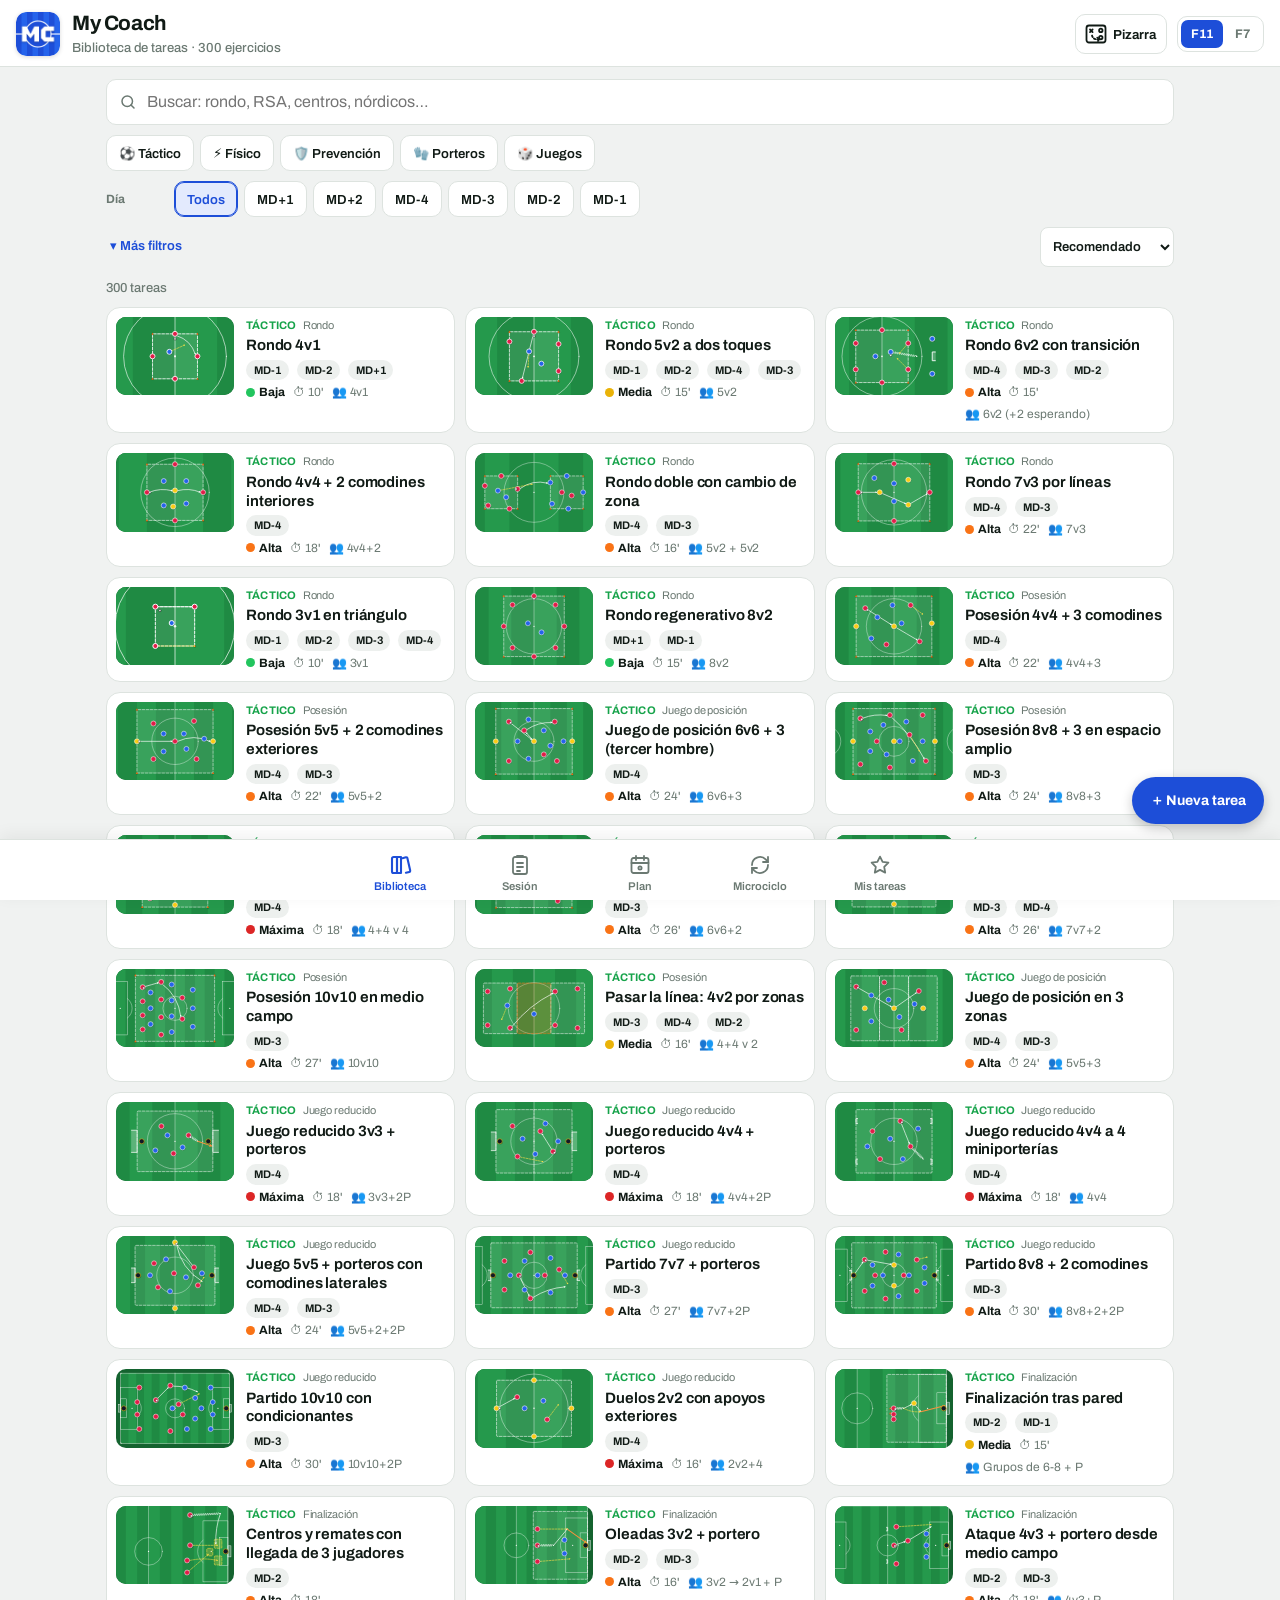
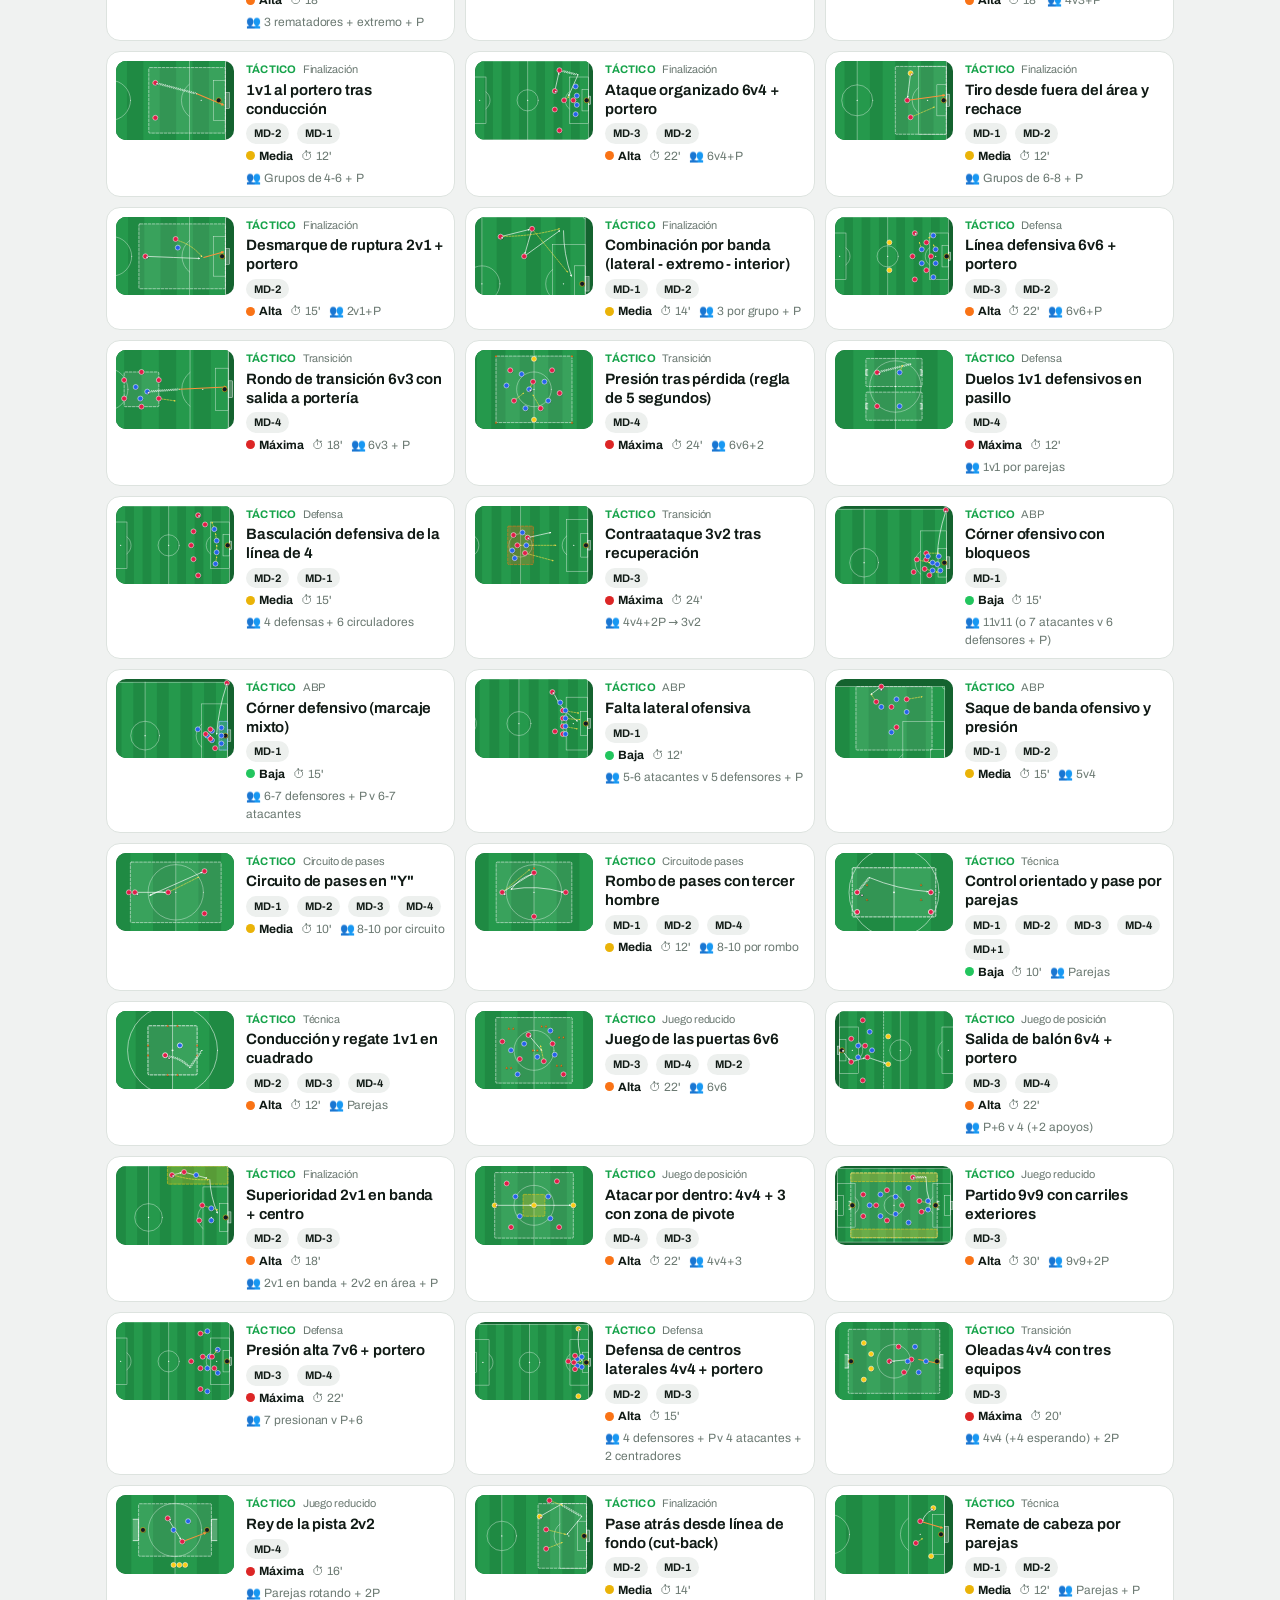
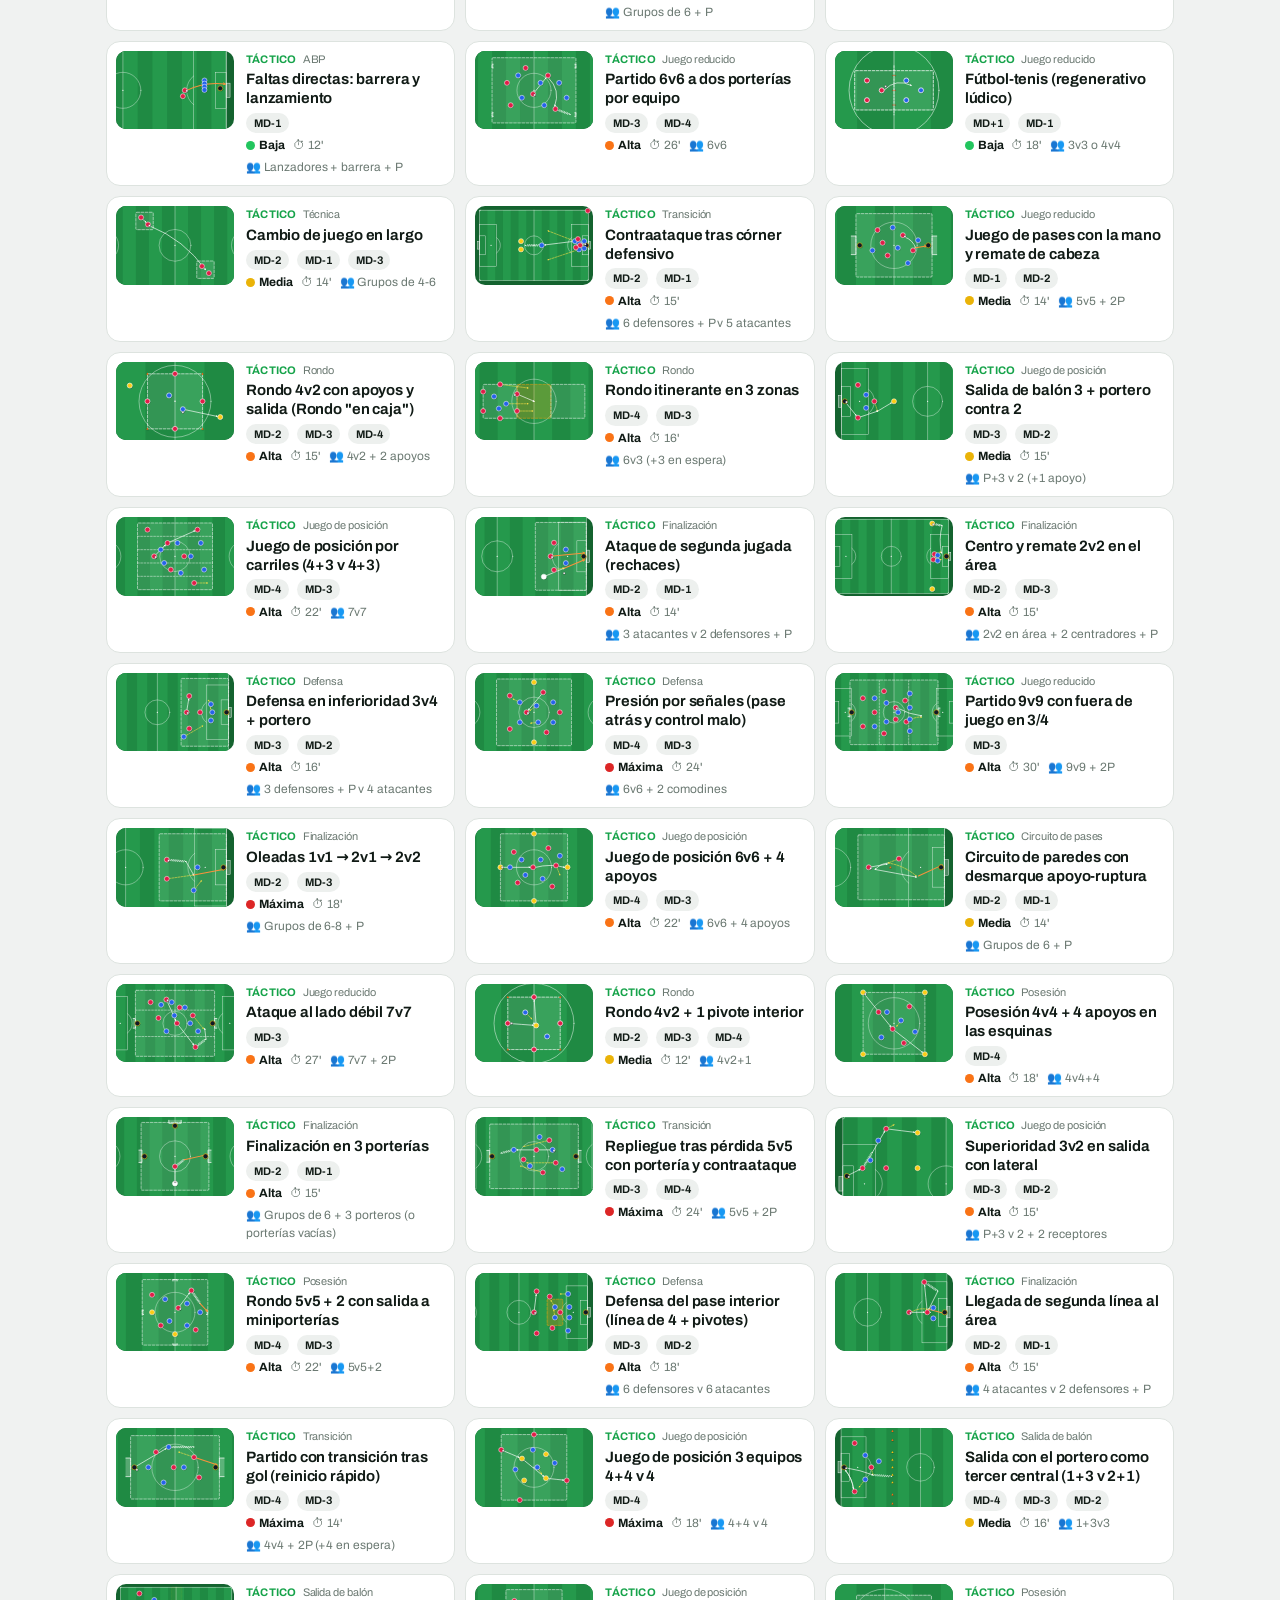
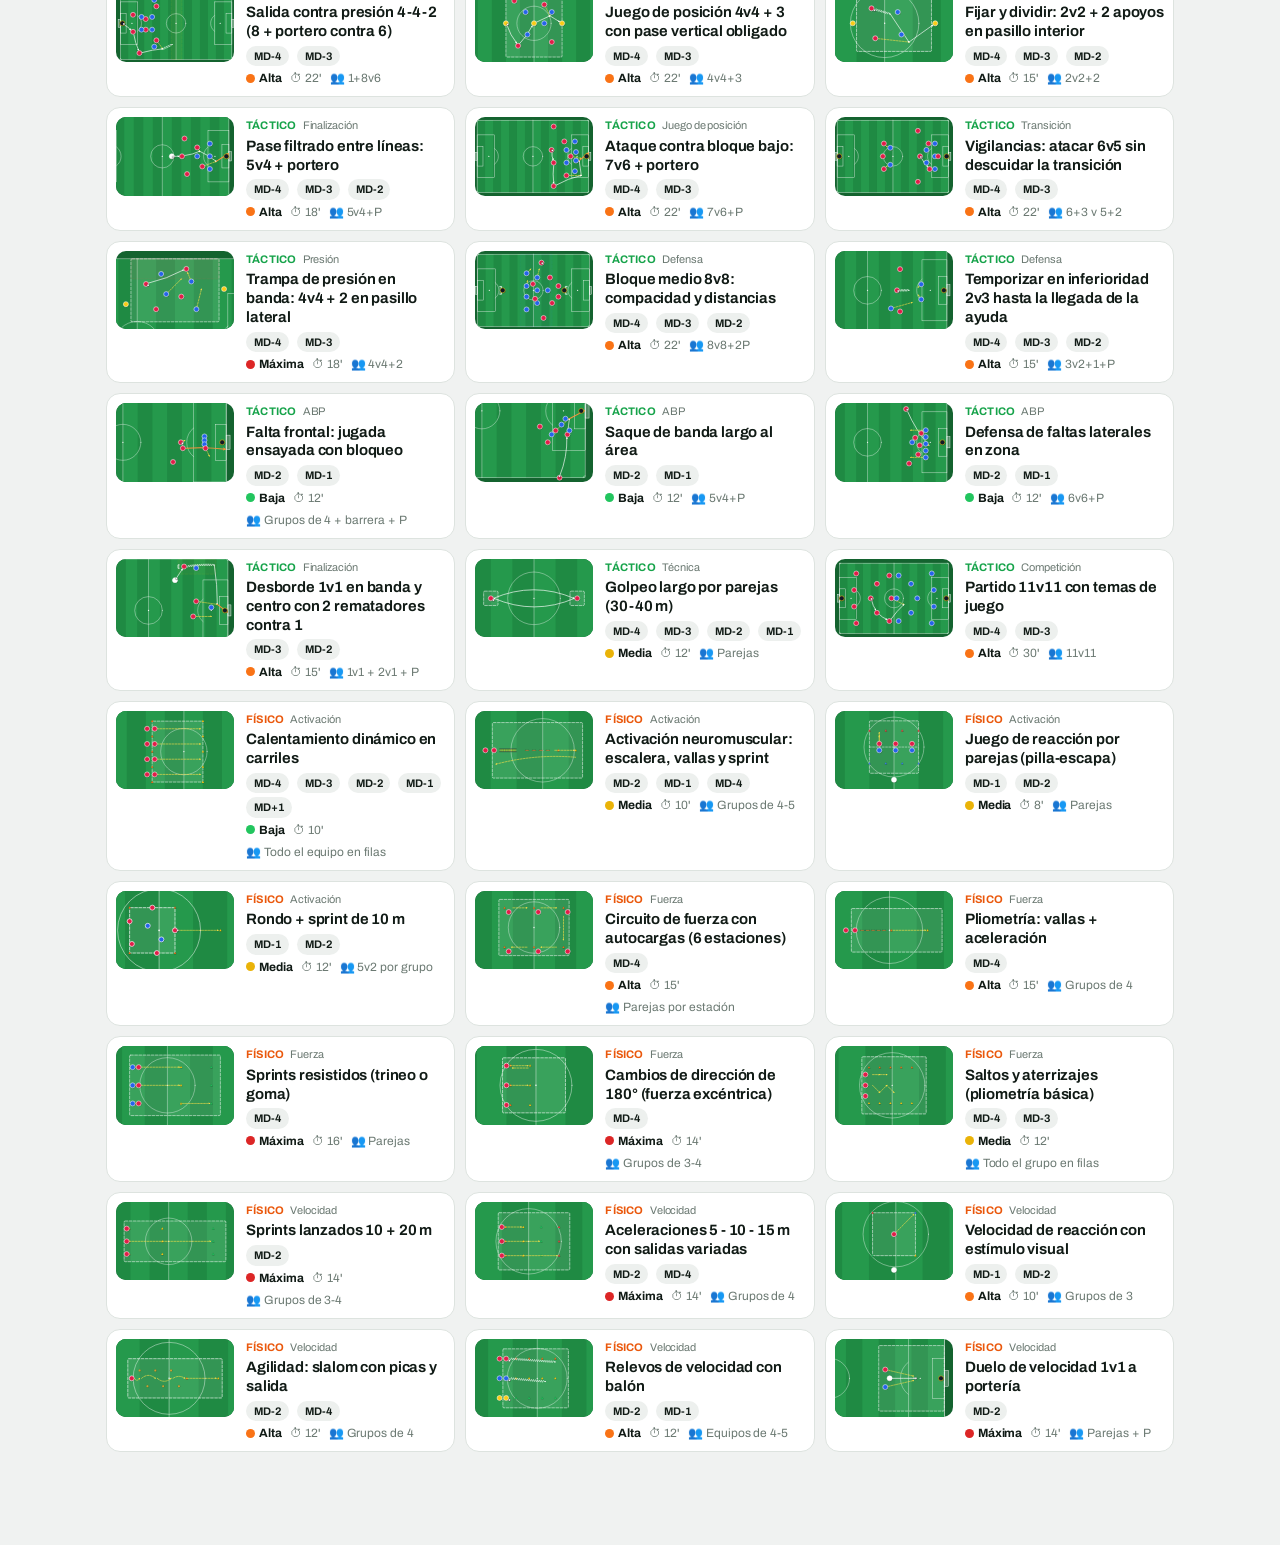
<file: mycoach/index.html>
<!doctype html>
<html lang="es">
<head>
<meta charset="utf-8">
<meta name="viewport" content="width=device-width, initial-scale=1, viewport-fit=cover">
<title>My Coach · Biblioteca de tareas</title>
<meta name="description" content="Biblioteca de ejercicios y tareas de fútbol 11 con diagramas, intensidad y día del microciclo (MD).">
<meta name="theme-color" content="#1d4ed8">
<script>try{var t=localStorage.getItem('mc_theme');if(t==='light'||t==='dark'){document.documentElement.setAttribute('data-theme',t);document.documentElement.style.colorScheme=t;}}catch(e){}</script>
<link rel="manifest" href="manifest.webmanifest">
<link rel="icon" href="icons/icon-192.png">
<link rel="apple-touch-icon" href="icons/icon-192.png">
<link rel="preload" href="archivo.woff" as="font" type="font/woff" crossorigin>
<link rel="stylesheet" href="styles.css">
</head>
<body>
<header class="top">
  <button class="back" id="back" aria-label="Volver" hidden>‹</button>
  <div class="brand"><img src="icons/icon-192.png" alt=""><div><b id="title">My Coach</b><small id="subtitle">Biblioteca de tareas</small></div></div>
  <a class="hpz" id="pzb" href="#/tablero" aria-label="Pizarra táctica" title="Pizarra táctica"><svg viewBox="0 0 24 24" aria-hidden="true"><rect x="2.5" y="3.5" width="19" height="17" rx="2.5"/><path d="M6 7.5l2.6 2.6M8.6 7.5 6 10.1"/><circle cx="16.8" cy="15.6" r="1.7"/><path d="M8 13.5c1 3.6 4.4 4.6 6.9 3.3" stroke-dasharray="1.6 1.9"/><path d="m13.3 15.6 1.9 1.4-1.2 2"/><circle cx="16.8" cy="8.4" r="1.7"/></svg><b>Pizarra</b></a>
  <button class="modeb" id="modeb" data-m="f11" aria-label="Cambiar entre fútbol 11 y fútbol 7"><b>F11</b><b>F7</b></button>
</header>
<main id="app"></main>
<nav class="bottom">
  <a href="#/" data-r="lib"><svg viewBox="0 0 24 24" aria-hidden="true"><path d="M4 5.5A1.5 1.5 0 0 1 5.5 4H9v16H5.5A1.5 1.5 0 0 1 4 18.5z"/><path d="M9 4h4v16H9z"/><path d="m14.5 5.2 3.4-.9a1.2 1.2 0 0 1 1.5.9l2.8 12.4a1.2 1.2 0 0 1-.9 1.4l-3.4.8"/></svg><b>Biblioteca</b></a>
  <a href="#/sesion" data-r="ses"><svg viewBox="0 0 24 24" aria-hidden="true"><rect x="5" y="4" width="14" height="17" rx="2"/><path d="M9 4V3h6v1M9 10h6M9 14h6M9 18h3"/></svg><b>Sesión</b></a>
  <a href="#/plan" data-r="plan"><svg viewBox="0 0 24 24" aria-hidden="true"><rect x="3.5" y="5" width="17" height="15" rx="2"/><path d="M3.5 10h17M8 3v4M16 3v4"/><circle cx="12" cy="15" r="1.6"/></svg><b>Plan</b></a>
  <a href="#/micro" data-r="micro"><svg viewBox="0 0 24 24" aria-hidden="true"><path d="M4 12a8 8 0 0 1 13.7-5.6L20 9"/><path d="M20 4v5h-5"/><path d="M20 12a8 8 0 0 1-13.7 5.6L4 15"/><path d="M4 20v-5h5"/></svg><b>Microciclo</b></a>
  <a href="#/mis" data-r="mis"><svg viewBox="0 0 24 24" aria-hidden="true"><path d="m12 3.6 2.6 5.3 5.8.8-4.2 4.1 1 5.8-5.2-2.7-5.2 2.7 1-5.8-4.2-4.1 5.8-.8z"/></svg><b>Mis tareas</b></a>
</nav>
<div id="toast" class="toast" hidden></div>
<script src="js/diagram.js"></script>
<script src="data/helpers.js"></script>
<script src="data/tareas-tactico.js"></script>
<script src="data/tareas-fisico.js"></script>
<script src="data/tareas-prevencion.js"></script>
<script src="data/tareas-porteros.js"></script>
<script src="data/tareas-juegos.js"></script>
<script src="data/tareas-f7.js"></script>
<script src="js/editor.js"></script>
<script src="js/myteam.js"></script>
<script src="js/app.js"></script>
</body>
</html>
</file>
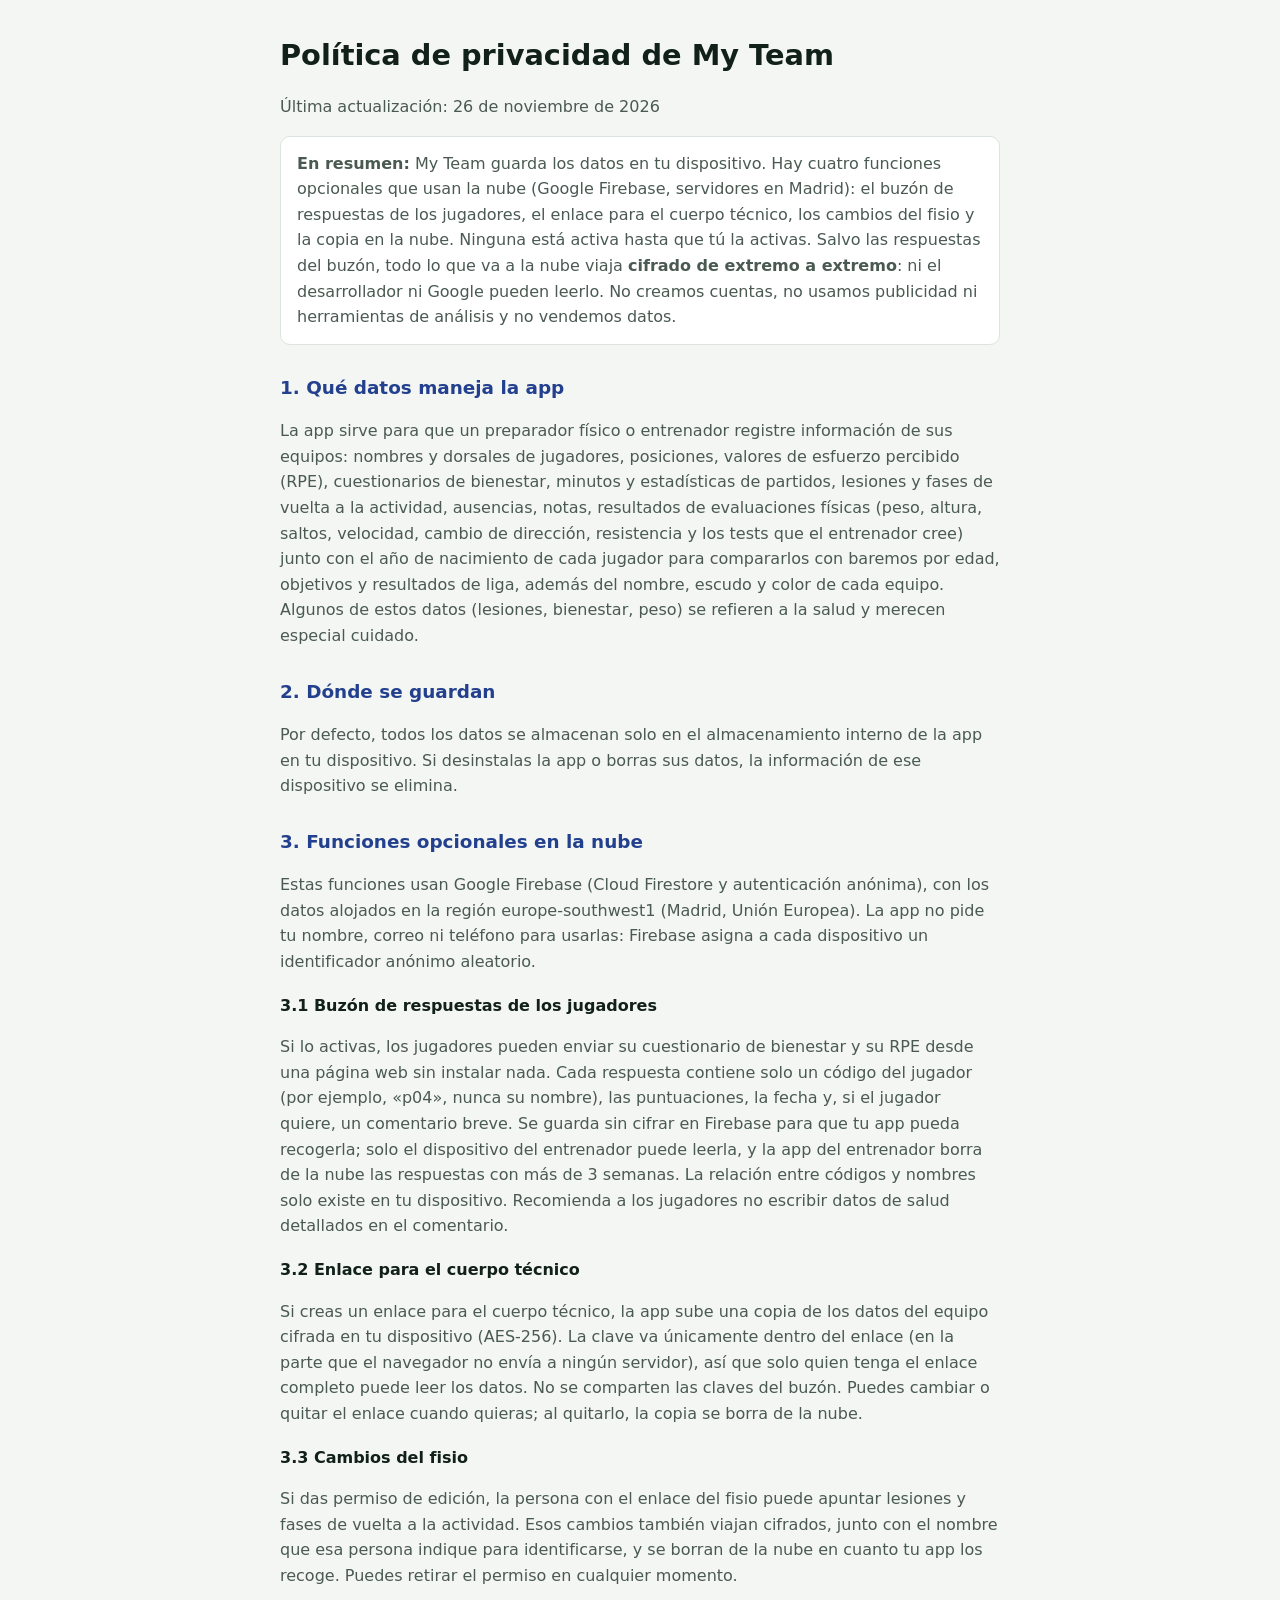
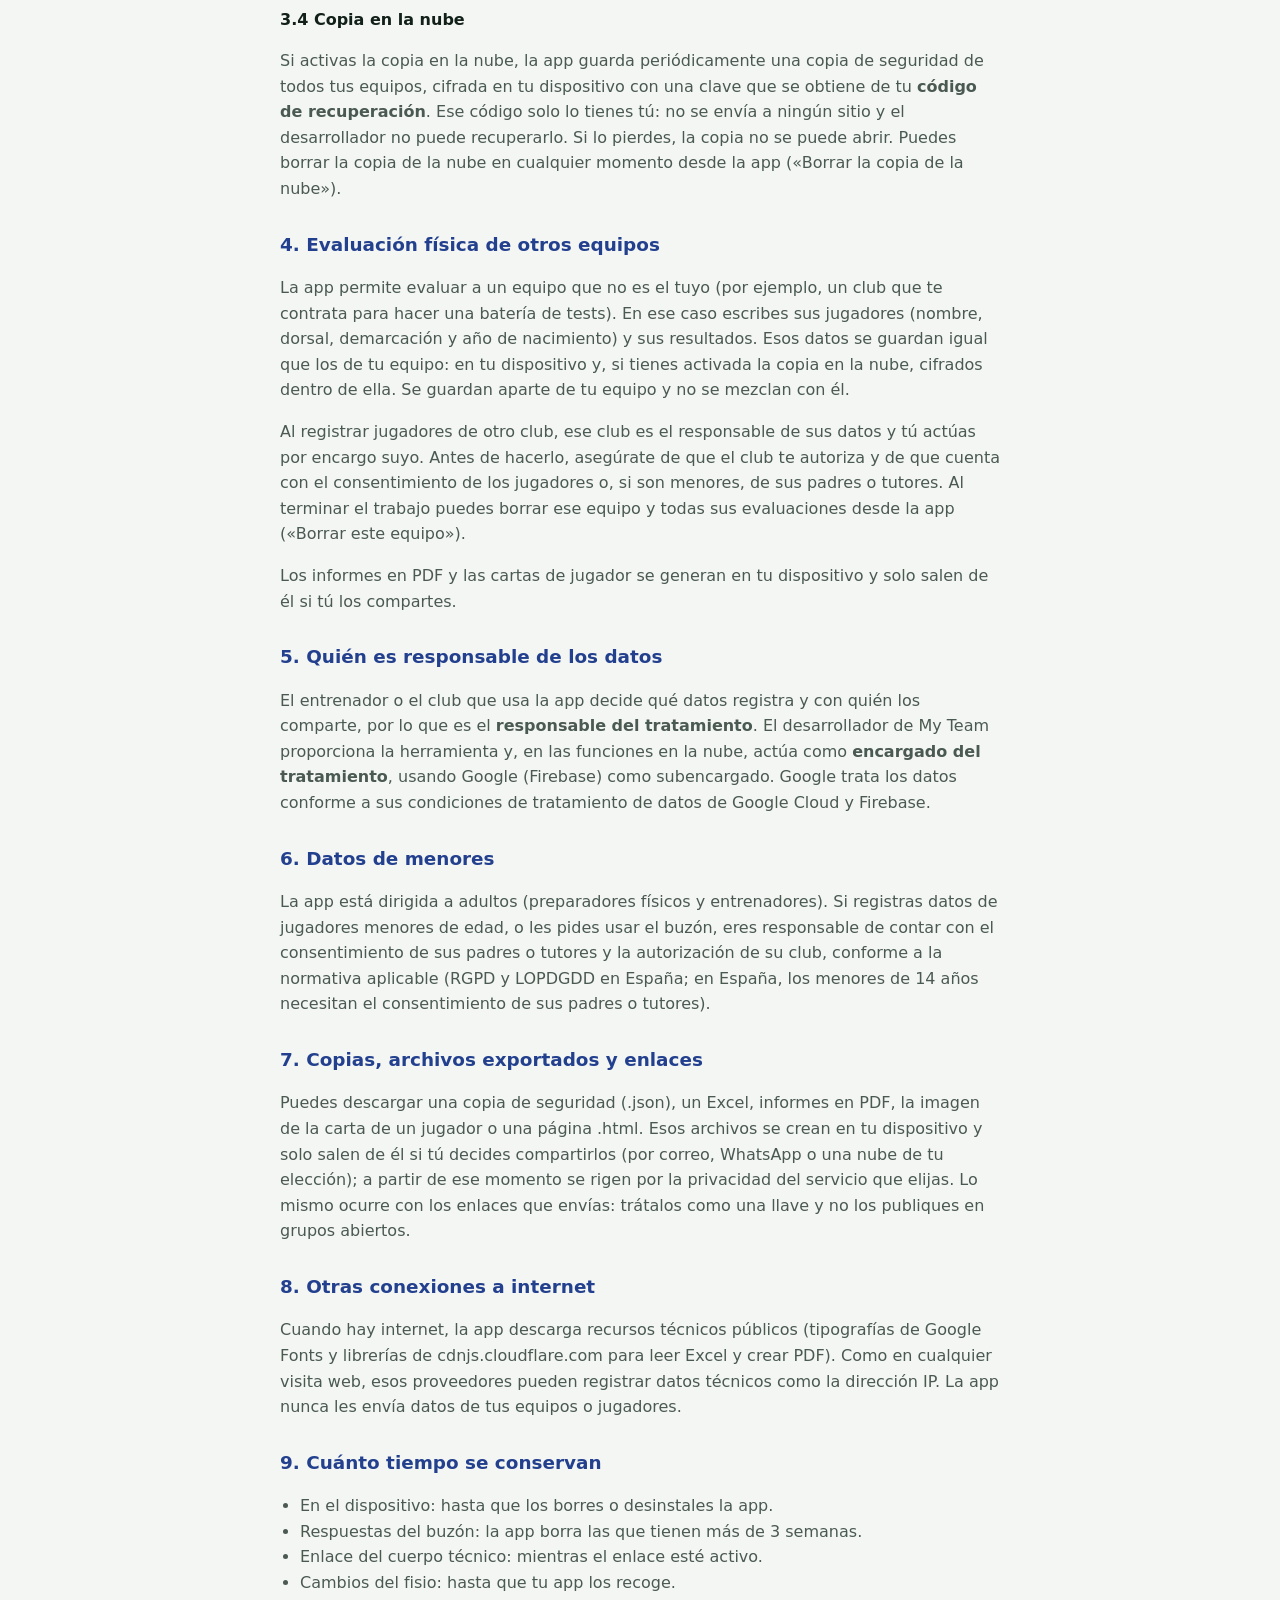
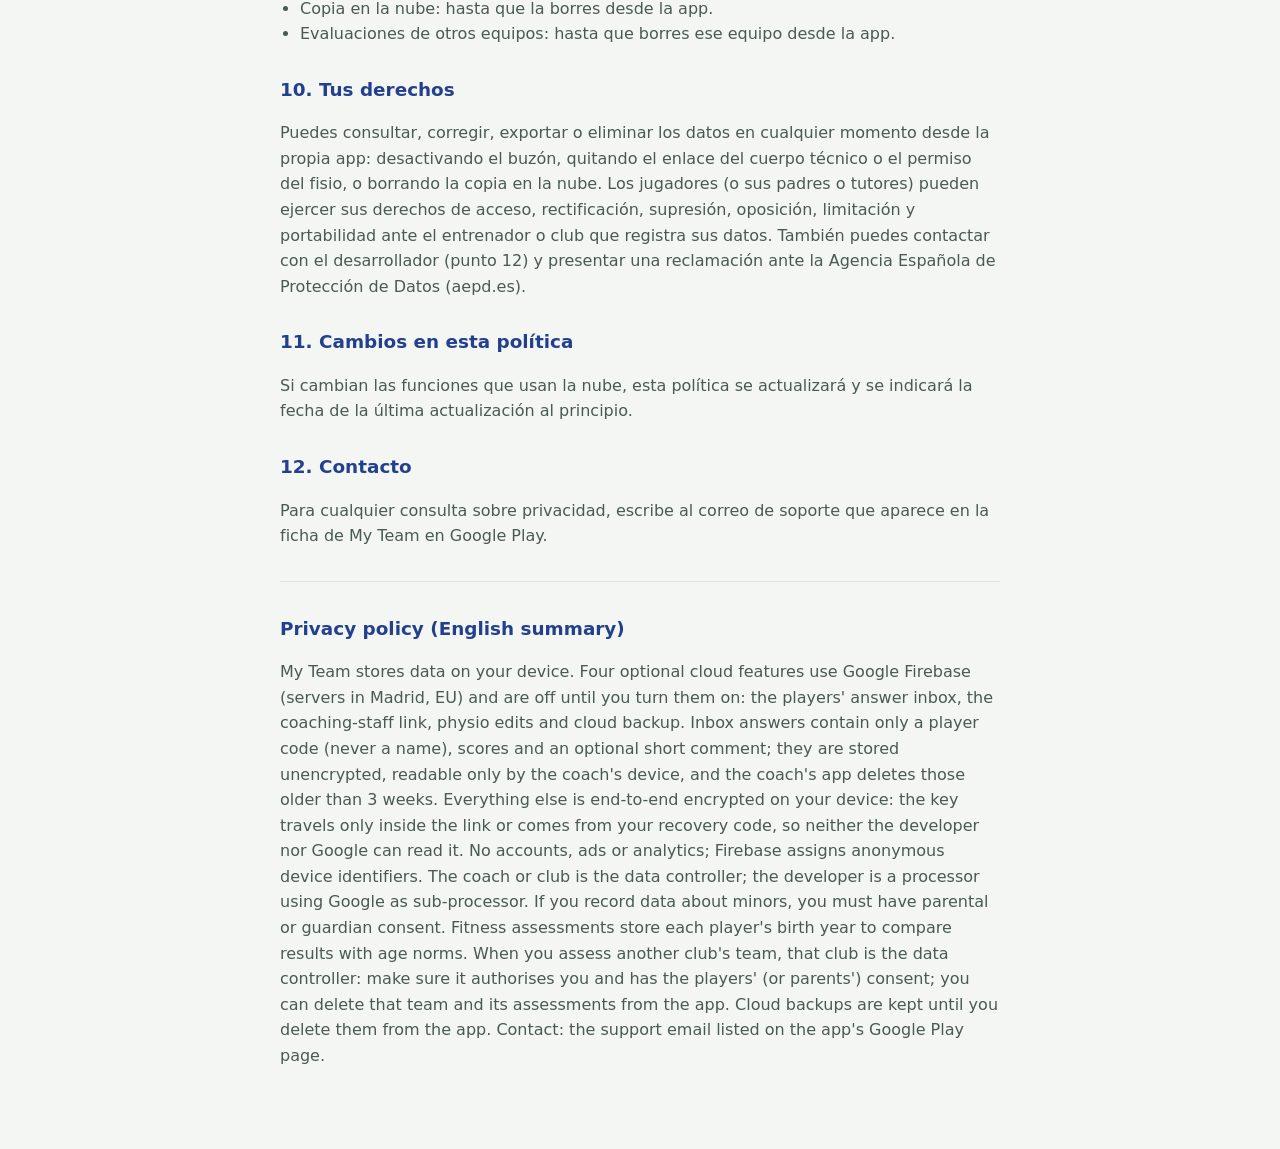
<file: privacidad.html>
<!doctype html>
<html lang="es"><head><meta charset="utf-8"><meta name="viewport" content="width=device-width,initial-scale=1">
<title>Política de privacidad · My Team</title>
<style>
:root{--bg:#f4f6f3;--ink:#12201a;--muted:#4a5a52;--accent:#23408e;--panel:#fff;--line:#dde4df}
@media (prefers-color-scheme:dark){:root{--bg:#0f1613;--ink:#e8efe9;--muted:#b2c0b7;--accent:#8ea6ec;--panel:#16201b;--line:#26332c}}
body{margin:0;background:var(--bg);color:var(--ink);font:16px/1.6 system-ui,-apple-system,"Segoe UI",sans-serif}
main{max-width:720px;margin:0 auto;padding:32px 16px 64px}
h1{font-size:1.8rem;margin:0 0 4px}h2{font-size:1.15rem;margin:28px 0 6px;color:var(--accent)}
h3{font-size:1rem;margin:18px 0 4px}
p,li{color:var(--muted)}.box{background:var(--panel);border:1px solid var(--line);border-radius:10px;padding:14px 16px}
a{color:var(--accent)}ul{padding-left:20px}
</style></head>
<body><main>
<h1>Política de privacidad de My Team</h1>
<p>Última actualización: 26 de noviembre de 2026</p>
<div class="box"><p style="margin:0"><strong>En resumen:</strong> My Team guarda los datos en tu dispositivo. Hay cuatro funciones opcionales que usan la nube (Google Firebase, servidores en Madrid): el buzón de respuestas de los jugadores, el enlace para el cuerpo técnico, los cambios del fisio y la copia en la nube. Ninguna está activa hasta que tú la activas. Salvo las respuestas del buzón, todo lo que va a la nube viaja <strong>cifrado de extremo a extremo</strong>: ni el desarrollador ni Google pueden leerlo. No creamos cuentas, no usamos publicidad ni herramientas de análisis y no vendemos datos.</p></div>

<h2>1. Qué datos maneja la app</h2>
<p>La app sirve para que un preparador físico o entrenador registre información de sus equipos: nombres y dorsales de jugadores, posiciones, valores de esfuerzo percibido (RPE), cuestionarios de bienestar, minutos y estadísticas de partidos, lesiones y fases de vuelta a la actividad, ausencias, notas, resultados de evaluaciones físicas (peso, altura, saltos, velocidad, cambio de dirección, resistencia y los tests que el entrenador cree) junto con el año de nacimiento de cada jugador para compararlos con baremos por edad, objetivos y resultados de liga, además del nombre, escudo y color de cada equipo. Algunos de estos datos (lesiones, bienestar, peso) se refieren a la salud y merecen especial cuidado.</p>

<h2>2. Dónde se guardan</h2>
<p>Por defecto, todos los datos se almacenan solo en el almacenamiento interno de la app en tu dispositivo. Si desinstalas la app o borras sus datos, la información de ese dispositivo se elimina.</p>

<h2>3. Funciones opcionales en la nube</h2>
<p>Estas funciones usan Google Firebase (Cloud Firestore y autenticación anónima), con los datos alojados en la región europe-southwest1 (Madrid, Unión Europea). La app no pide tu nombre, correo ni teléfono para usarlas: Firebase asigna a cada dispositivo un identificador anónimo aleatorio.</p>

<h3>3.1 Buzón de respuestas de los jugadores</h3>
<p>Si lo activas, los jugadores pueden enviar su cuestionario de bienestar y su RPE desde una página web sin instalar nada. Cada respuesta contiene solo un código del jugador (por ejemplo, «p04», nunca su nombre), las puntuaciones, la fecha y, si el jugador quiere, un comentario breve. Se guarda sin cifrar en Firebase para que tu app pueda recogerla; solo el dispositivo del entrenador puede leerla, y la app del entrenador borra de la nube las respuestas con más de 3 semanas. La relación entre códigos y nombres solo existe en tu dispositivo. Recomienda a los jugadores no escribir datos de salud detallados en el comentario.</p>

<h3>3.2 Enlace para el cuerpo técnico</h3>
<p>Si creas un enlace para el cuerpo técnico, la app sube una copia de los datos del equipo cifrada en tu dispositivo (AES-256). La clave va únicamente dentro del enlace (en la parte que el navegador no envía a ningún servidor), así que solo quien tenga el enlace completo puede leer los datos. No se comparten las claves del buzón. Puedes cambiar o quitar el enlace cuando quieras; al quitarlo, la copia se borra de la nube.</p>

<h3>3.3 Cambios del fisio</h3>
<p>Si das permiso de edición, la persona con el enlace del fisio puede apuntar lesiones y fases de vuelta a la actividad. Esos cambios también viajan cifrados, junto con el nombre que esa persona indique para identificarse, y se borran de la nube en cuanto tu app los recoge. Puedes retirar el permiso en cualquier momento.</p>

<h3>3.4 Copia en la nube</h3>
<p>Si activas la copia en la nube, la app guarda periódicamente una copia de seguridad de todos tus equipos, cifrada en tu dispositivo con una clave que se obtiene de tu <strong>código de recuperación</strong>. Ese código solo lo tienes tú: no se envía a ningún sitio y el desarrollador no puede recuperarlo. Si lo pierdes, la copia no se puede abrir. Puedes borrar la copia de la nube en cualquier momento desde la app («Borrar la copia de la nube»).</p>

<h2>4. Evaluación física de otros equipos</h2>
<p>La app permite evaluar a un equipo que no es el tuyo (por ejemplo, un club que te contrata para hacer una batería de tests). En ese caso escribes sus jugadores (nombre, dorsal, demarcación y año de nacimiento) y sus resultados. Esos datos se guardan igual que los de tu equipo: en tu dispositivo y, si tienes activada la copia en la nube, cifrados dentro de ella. Se guardan aparte de tu equipo y no se mezclan con él.</p>
<p>Al registrar jugadores de otro club, ese club es el responsable de sus datos y tú actúas por encargo suyo. Antes de hacerlo, asegúrate de que el club te autoriza y de que cuenta con el consentimiento de los jugadores o, si son menores, de sus padres o tutores. Al terminar el trabajo puedes borrar ese equipo y todas sus evaluaciones desde la app («Borrar este equipo»).</p>
<p>Los informes en PDF y las cartas de jugador se generan en tu dispositivo y solo salen de él si tú los compartes.</p>

<h2>5. Quién es responsable de los datos</h2>
<p>El entrenador o el club que usa la app decide qué datos registra y con quién los comparte, por lo que es el <strong>responsable del tratamiento</strong>. El desarrollador de My Team proporciona la herramienta y, en las funciones en la nube, actúa como <strong>encargado del tratamiento</strong>, usando Google (Firebase) como subencargado. Google trata los datos conforme a sus condiciones de tratamiento de datos de Google Cloud y Firebase.</p>

<h2>6. Datos de menores</h2>
<p>La app está dirigida a adultos (preparadores físicos y entrenadores). Si registras datos de jugadores menores de edad, o les pides usar el buzón, eres responsable de contar con el consentimiento de sus padres o tutores y la autorización de su club, conforme a la normativa aplicable (RGPD y LOPDGDD en España; en España, los menores de 14 años necesitan el consentimiento de sus padres o tutores).</p>

<h2>7. Copias, archivos exportados y enlaces</h2>
<p>Puedes descargar una copia de seguridad (.json), un Excel, informes en PDF, la imagen de la carta de un jugador o una página .html. Esos archivos se crean en tu dispositivo y solo salen de él si tú decides compartirlos (por correo, WhatsApp o una nube de tu elección); a partir de ese momento se rigen por la privacidad del servicio que elijas. Lo mismo ocurre con los enlaces que envías: trátalos como una llave y no los publiques en grupos abiertos.</p>

<h2>8. Otras conexiones a internet</h2>
<p>Cuando hay internet, la app descarga recursos técnicos públicos (tipografías de Google Fonts y librerías de cdnjs.cloudflare.com para leer Excel y crear PDF). Como en cualquier visita web, esos proveedores pueden registrar datos técnicos como la dirección IP. La app nunca les envía datos de tus equipos o jugadores.</p>

<h2>9. Cuánto tiempo se conservan</h2>
<ul>
<li>En el dispositivo: hasta que los borres o desinstales la app.</li>
<li>Respuestas del buzón: la app borra las que tienen más de 3 semanas.</li>
<li>Enlace del cuerpo técnico: mientras el enlace esté activo.</li>
<li>Cambios del fisio: hasta que tu app los recoge.</li>
<li>Copia en la nube: hasta que la borres desde la app.</li>
<li>Evaluaciones de otros equipos: hasta que borres ese equipo desde la app.</li>
</ul>

<h2>10. Tus derechos</h2>
<p>Puedes consultar, corregir, exportar o eliminar los datos en cualquier momento desde la propia app: desactivando el buzón, quitando el enlace del cuerpo técnico o el permiso del fisio, o borrando la copia en la nube. Los jugadores (o sus padres o tutores) pueden ejercer sus derechos de acceso, rectificación, supresión, oposición, limitación y portabilidad ante el entrenador o club que registra sus datos. También puedes contactar con el desarrollador (punto 12) y presentar una reclamación ante la Agencia Española de Protección de Datos (aepd.es).</p>

<h2>11. Cambios en esta política</h2>
<p>Si cambian las funciones que usan la nube, esta política se actualizará y se indicará la fecha de la última actualización al principio.</p>

<h2>12. Contacto</h2>
<p>Para cualquier consulta sobre privacidad, escribe al correo de soporte que aparece en la ficha de My Team en Google Play.</p>

<hr style="border:0;border-top:1px solid var(--line);margin:32px 0">
<h2>Privacy policy (English summary)</h2>
<p>My Team stores data on your device. Four optional cloud features use Google Firebase (servers in Madrid, EU) and are off until you turn them on: the players' answer inbox, the coaching-staff link, physio edits and cloud backup. Inbox answers contain only a player code (never a name), scores and an optional short comment; they are stored unencrypted, readable only by the coach's device, and the coach's app deletes those older than 3 weeks. Everything else is end-to-end encrypted on your device: the key travels only inside the link or comes from your recovery code, so neither the developer nor Google can read it. No accounts, ads or analytics; Firebase assigns anonymous device identifiers. The coach or club is the data controller; the developer is a processor using Google as sub-processor. If you record data about minors, you must have parental or guardian consent. Fitness assessments store each player's birth year to compare results with age norms. When you assess another club's team, that club is the data controller: make sure it authorises you and has the players' (or parents') consent; you can delete that team and its assessments from the app. Cloud backups are kept until you delete them from the app. Contact: the support email listed on the app's Google Play page.</p>
</main></body></html>
</file>
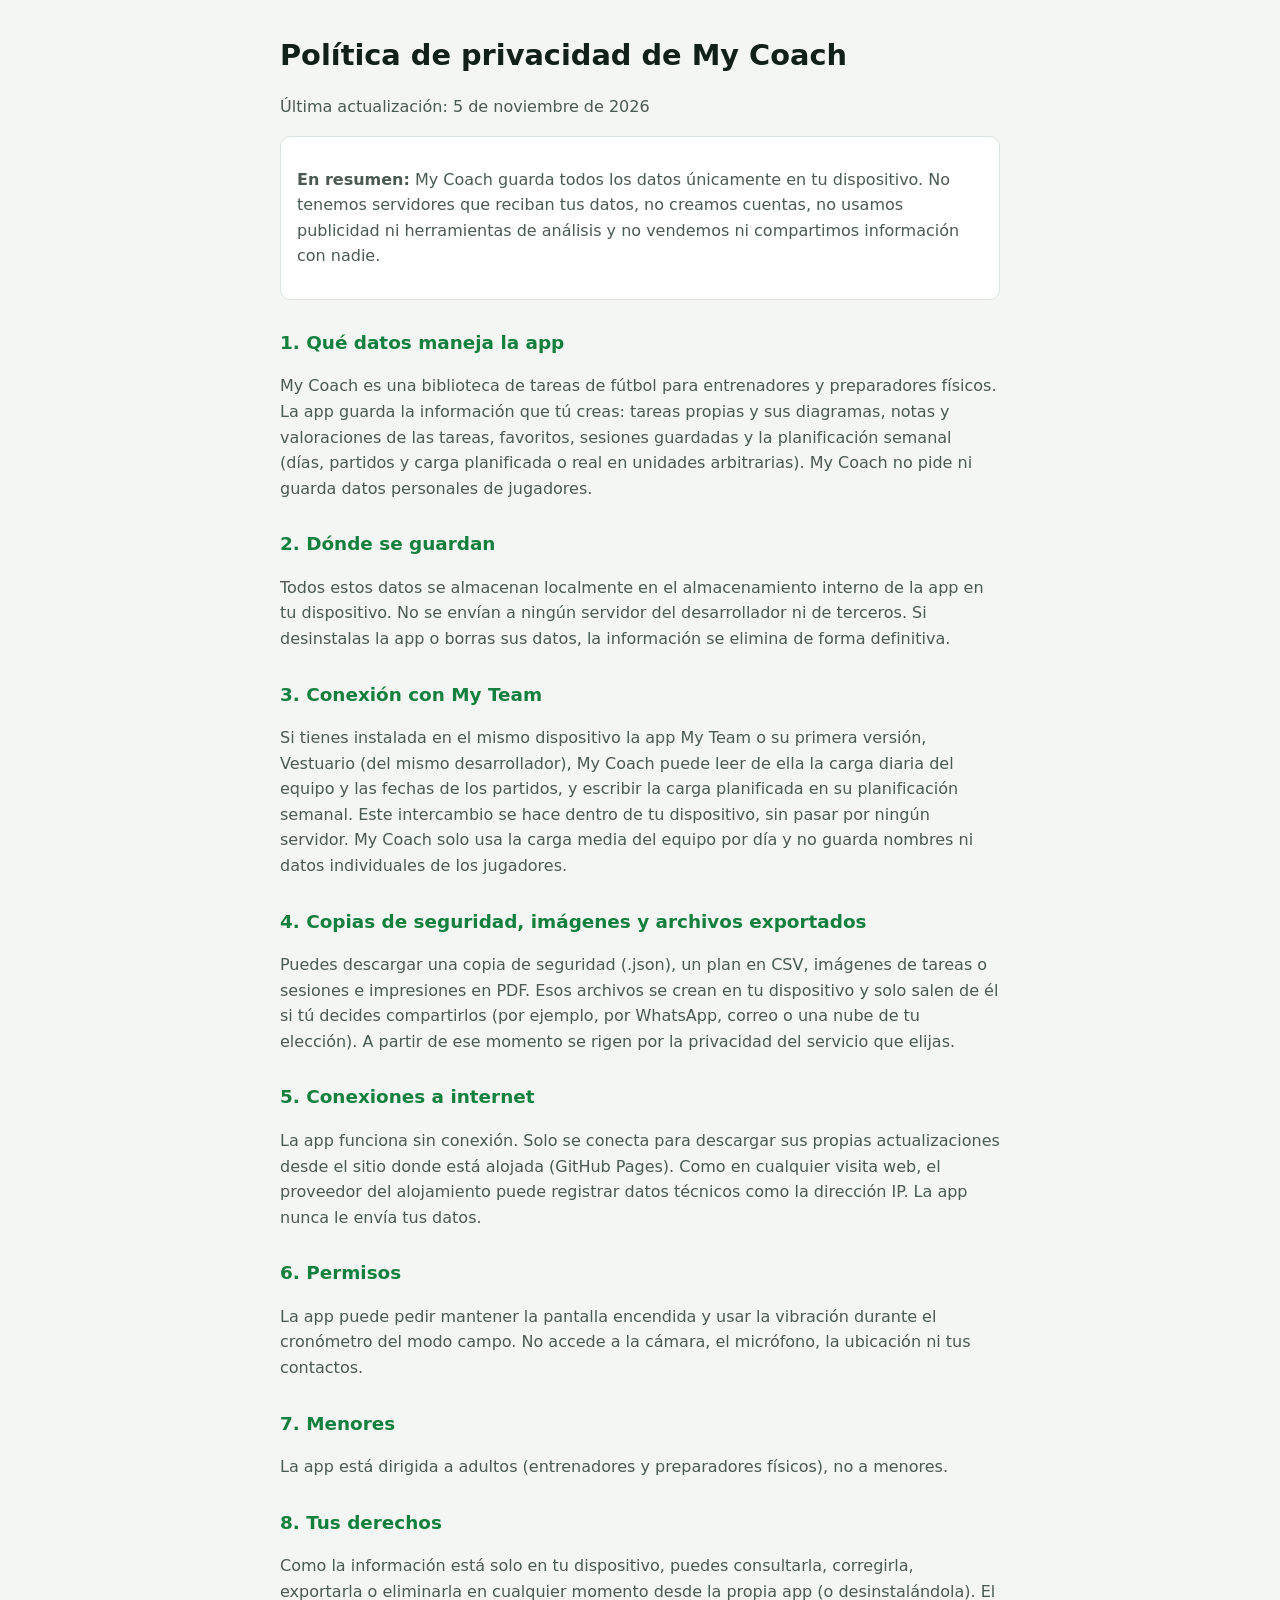
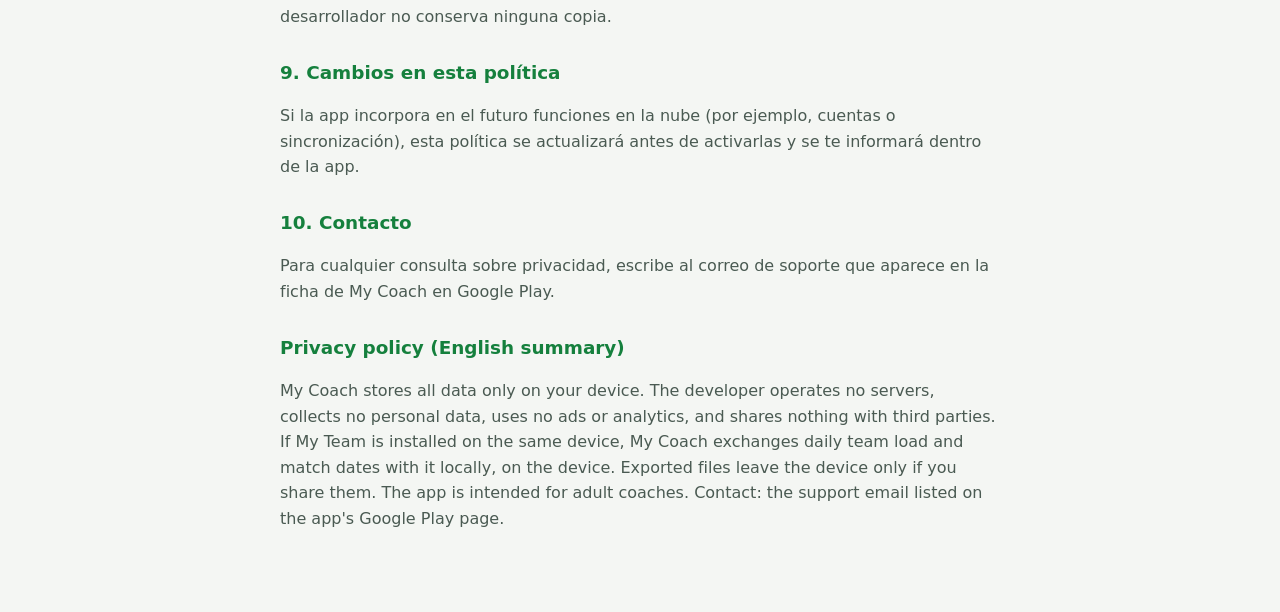
<file: mycoach/privacidad.html>
<!doctype html>
<html lang="es">
<head>
<meta charset="utf-8">
<meta name="viewport" content="width=device-width,initial-scale=1">
<title>Política de privacidad · My Coach</title>
<style>
:root{--bg:#f4f6f3;--ink:#12201a;--muted:#4a5a52;--accent:#15803d;--panel:#fff;--line:#dde4df}
@media (prefers-color-scheme:dark){:root{--bg:#0f1613;--ink:#e8efe9;--muted:#b2c0b7;--accent:#4ade80;--panel:#16201b;--line:#26332c}}
body{margin:0;background:var(--bg);color:var(--ink);font:16px/1.6 system-ui,-apple-system,"Segoe UI",sans-serif}
main{max-width:720px;margin:0 auto;padding:32px 16px 64px}
h1{font-size:1.8rem;margin:0 0 4px}h2{font-size:1.15rem;margin:28px 0 6px;color:var(--accent)}
p,li{color:var(--muted)}.box{background:var(--panel);border:1px solid var(--line);border-radius:10px;padding:14px 16px}
a{color:var(--accent)}
</style>
</head>
<body>
<main>
<h1>Política de privacidad de My Coach</h1>
<p>Última actualización: 5 de noviembre de 2026</p>
<div class="box"><p><b>En resumen:</b> My Coach guarda todos los datos únicamente en tu dispositivo. No tenemos servidores que reciban tus datos, no creamos cuentas, no usamos publicidad ni herramientas de análisis y no vendemos ni compartimos información con nadie.</p></div>

<h2>1. Qué datos maneja la app</h2>
<p>My Coach es una biblioteca de tareas de fútbol para entrenadores y preparadores físicos. La app guarda la información que tú creas: tareas propias y sus diagramas, notas y valoraciones de las tareas, favoritos, sesiones guardadas y la planificación semanal (días, partidos y carga planificada o real en unidades arbitrarias). My Coach no pide ni guarda datos personales de jugadores.</p>

<h2>2. Dónde se guardan</h2>
<p>Todos estos datos se almacenan localmente en el almacenamiento interno de la app en tu dispositivo. No se envían a ningún servidor del desarrollador ni de terceros. Si desinstalas la app o borras sus datos, la información se elimina de forma definitiva.</p>

<h2>3. Conexión con My Team</h2>
<p>Si tienes instalada en el mismo dispositivo la app My Team o su primera versión, Vestuario (del mismo desarrollador), My Coach puede leer de ella la carga diaria del equipo y las fechas de los partidos, y escribir la carga planificada en su planificación semanal. Este intercambio se hace dentro de tu dispositivo, sin pasar por ningún servidor. My Coach solo usa la carga media del equipo por día y no guarda nombres ni datos individuales de los jugadores.</p>

<h2>4. Copias de seguridad, imágenes y archivos exportados</h2>
<p>Puedes descargar una copia de seguridad (.json), un plan en CSV, imágenes de tareas o sesiones e impresiones en PDF. Esos archivos se crean en tu dispositivo y solo salen de él si tú decides compartirlos (por ejemplo, por WhatsApp, correo o una nube de tu elección). A partir de ese momento se rigen por la privacidad del servicio que elijas.</p>

<h2>5. Conexiones a internet</h2>
<p>La app funciona sin conexión. Solo se conecta para descargar sus propias actualizaciones desde el sitio donde está alojada (GitHub Pages). Como en cualquier visita web, el proveedor del alojamiento puede registrar datos técnicos como la dirección IP. La app nunca le envía tus datos.</p>

<h2>6. Permisos</h2>
<p>La app puede pedir mantener la pantalla encendida y usar la vibración durante el cronómetro del modo campo. No accede a la cámara, el micrófono, la ubicación ni tus contactos.</p>

<h2>7. Menores</h2>
<p>La app está dirigida a adultos (entrenadores y preparadores físicos), no a menores.</p>

<h2>8. Tus derechos</h2>
<p>Como la información está solo en tu dispositivo, puedes consultarla, corregirla, exportarla o eliminarla en cualquier momento desde la propia app (o desinstalándola). El desarrollador no conserva ninguna copia.</p>

<h2>9. Cambios en esta política</h2>
<p>Si la app incorpora en el futuro funciones en la nube (por ejemplo, cuentas o sincronización), esta política se actualizará antes de activarlas y se te informará dentro de la app.</p>

<h2>10. Contacto</h2>
<p>Para cualquier consulta sobre privacidad, escribe al correo de soporte que aparece en la ficha de My Coach en Google Play.</p>

<h2>Privacy policy (English summary)</h2>
<p>My Coach stores all data only on your device. The developer operates no servers, collects no personal data, uses no ads or analytics, and shares nothing with third parties. If My Team is installed on the same device, My Coach exchanges daily team load and match dates with it locally, on the device. Exported files leave the device only if you share them. The app is intended for adult coaches. Contact: the support email listed on the app's Google Play page.</p>
</main>
</body>
</html>
</file>
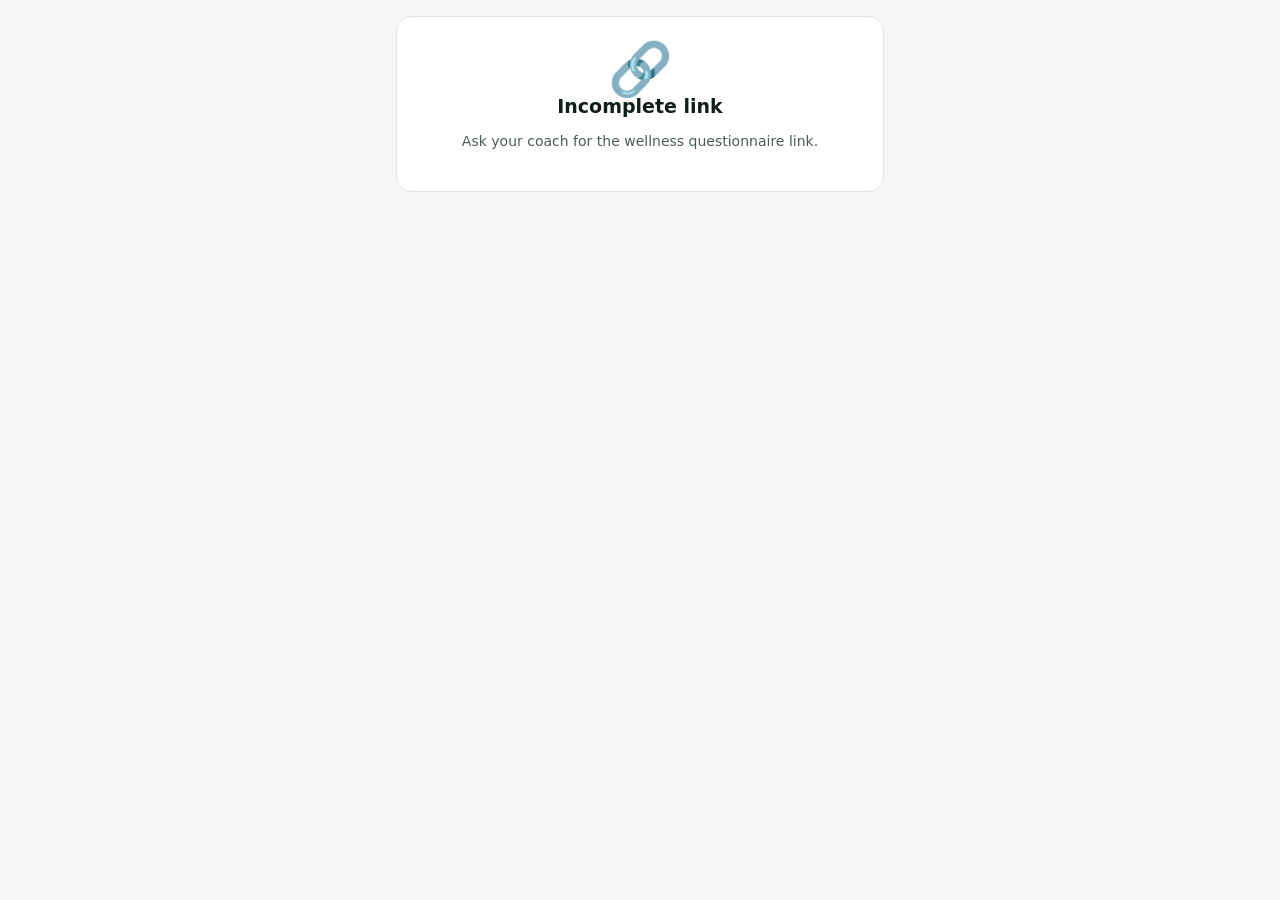
<file: myteam/bienestar.html>
<!doctype html>
<html lang="es">
<head>
<meta charset="utf-8">
<meta name="viewport" content="width=device-width,initial-scale=1,viewport-fit=cover">
<meta name="robots" content="noindex">
<title>Bienestar · My Team</title>
<meta name="theme-color" content="#14532d">
<link rel="icon" href="icon-192.png">
<style>
:root{--accent:#16a34a;--ink:#0f1f17;--ink2:#4b5d54;--line:#dfe7e2;--bg:#f4f7f5;--card:#fff;--soft:#e8f3ec}
@media (prefers-color-scheme:dark){:root{--ink:#e8f1ec;--ink2:#9fb3a8;--line:#2a3b33;--bg:#0d1813;--card:#14231c;--soft:#1b3127}}
*{box-sizing:border-box}
html,body{margin:0;background:var(--bg);color:var(--ink);font:16px/1.4 system-ui,-apple-system,"Segoe UI",Roboto,sans-serif;-webkit-tap-highlight-color:transparent}
main{max-width:520px;margin:0 auto;padding:max(16px,env(safe-area-inset-top)) 16px calc(110px + env(safe-area-inset-bottom))}
header{display:flex;align-items:center;gap:12px;margin:4px 0 18px}
.badge{width:44px;height:44px;border-radius:12px;background:var(--accent);color:#fff;display:grid;place-items:center;font-weight:800;font-size:18px;flex:none}
h1{font-size:19px;margin:0;line-height:1.2}
.sub{color:var(--ink2);font-size:14px}
.card{background:var(--card);border:1px solid var(--line);border-radius:16px;padding:14px 14px 12px;margin-bottom:12px}
.q{font-weight:700;font-size:16.5px;margin-bottom:10px}
.scale{display:grid;grid-template-columns:repeat(7,1fr);gap:6px}
.scale button{aspect-ratio:1;border-radius:50%;border:2px solid transparent;font-family:inherit;font-weight:700;font-size:17px;line-height:1;color:#fff;cursor:pointer;opacity:.38;transition:transform .12s,opacity .12s;min-width:0;padding:0}
.scale button.on{opacity:1;transform:scale(1.12);border-color:var(--ink);box-shadow:0 3px 10px rgba(0,0,0,.18)}
.scale.done button:not(.on){opacity:.22}
.ends{display:flex;justify-content:space-between;color:var(--ink2);font-size:12.5px;margin-top:7px}
.players{display:grid;grid-template-columns:repeat(2,1fr);gap:8px}
.players button{text-align:left;background:var(--card);border:1px solid var(--line);border-radius:12px;padding:12px;font-family:inherit;font-weight:600;font-size:15px;line-height:1.25;color:var(--ink);cursor:pointer}
.players button b{display:inline-block;min-width:26px;color:var(--accent)}
.who{display:flex;justify-content:space-between;align-items:center;gap:10px;margin-bottom:12px}
.who strong{font-size:18px}
.link{background:none;border:0;color:var(--accent);font-family:inherit;font-weight:600;font-size:14px;cursor:pointer;padding:6px 0;text-decoration:underline}
textarea{width:100%;border:1px solid var(--line);border-radius:10px;background:var(--bg);color:var(--ink);font:inherit;padding:10px;resize:vertical;min-height:52px}
.bar{position:fixed;left:0;right:0;bottom:0;background:linear-gradient(transparent,var(--bg) 30%);padding:22px 16px calc(14px + env(safe-area-inset-bottom))}
.bar .in{max-width:520px;margin:0 auto}
.send{width:100%;border:0;border-radius:14px;padding:16px;background:#25d366;color:#06301a;font-family:inherit;font-weight:800;font-size:17px;line-height:1;cursor:pointer;box-shadow:0 6px 18px rgba(37,211,102,.35)}
.send:disabled{background:var(--line);color:var(--ink2);box-shadow:none;cursor:default}
.ok{text-align:center;padding:26px 10px}
.ok .big{font-size:52px;line-height:1}
.msg{white-space:pre-wrap;font:13px/1.45 ui-monospace,Menlo,Consolas,monospace;background:var(--soft);border-radius:10px;padding:10px;text-align:left;margin:12px 0}
.btn2{border:1px solid var(--line);background:var(--card);color:var(--ink);border-radius:10px;padding:10px 14px;font-family:inherit;font-weight:600;font-size:15px;cursor:pointer}
.tabs{display:grid;grid-template-columns:1fr 1fr;gap:6px;background:var(--soft);padding:4px;border-radius:14px;margin-bottom:14px}
.tabs button{border:0;border-radius:11px;padding:10px 6px;background:transparent;color:var(--ink2);font-family:inherit;font-weight:700;font-size:15px;line-height:1.15;cursor:pointer}
.tabs button small{display:block;font-weight:500;font-size:12px;opacity:.85}
.tabs button.on{background:var(--card);color:var(--ink);box-shadow:0 1px 4px rgba(0,0,0,.12)}
.rpe{display:flex;flex-direction:column;gap:6px}
.rpe button{display:flex;align-items:center;gap:12px;border:2px solid transparent;border-radius:12px;padding:8px 12px;background:var(--soft);color:var(--ink);font-family:inherit;font-size:15.5px;font-weight:600;text-align:left;cursor:pointer}
.rpe button b{width:34px;height:34px;border-radius:50%;display:grid;place-items:center;color:#fff;font-size:16px;flex:none}
.rpe.done button:not(.on){opacity:.45}
.rpe button.on{border-color:var(--ink);background:var(--card);box-shadow:0 3px 10px rgba(0,0,0,.15)}
.card.miss{border-color:#e4572e;box-shadow:0 0 0 2px rgba(228,87,46,.25)}
.send.cloud{background:var(--accent);color:#fff;box-shadow:0 6px 18px rgba(0,0,0,.18)}
a.btn2{display:inline-block;text-decoration:none}
a.btn2.wa{background:#25d366;border-color:#25d366;color:#06301a}
.send.pending{background:var(--line);color:var(--ink);box-shadow:none}
.tip{font-size:13.5px;color:var(--ink2);background:var(--soft);border-radius:10px;padding:8px 10px;margin:-2px 0 12px}
.qr{display:flex;flex-direction:column;align-items:center;text-align:center;gap:10px;padding:10px 0}
.qr img{width:min(86vw,420px);height:auto;image-rendering:pixelated;background:#fff;padding:10px;border-radius:12px}
@media print{.noprint{display:none!important}body{background:#fff;color:#000}}
.days{display:grid;grid-template-columns:1fr 1fr;gap:10px;margin-top:10px}
.daybtn{display:flex;flex-direction:column;align-items:center;gap:2px;padding:12px 8px;border-radius:12px;border:2px solid var(--line,#2a3a32);background:transparent;color:inherit;font:inherit;cursor:pointer}
.daybtn b{font-size:1.05rem}.daybtn span{opacity:.75;font-size:.9rem;text-transform:capitalize}
.daybtn.on{border-color:var(--accent,#23408e);background:color-mix(in srgb,var(--accent,#23408e) 18%,transparent)}
</style>
</head>
<body>
<main id="app"></main>
<div class="bar" id="bar" hidden><div class="in"><button class="send" id="send" disabled></button></div></div>
<script>window.NUBE_CFG={apiKey:'AIzaSyCRBCeWaIHeVzrzZdnJezbrMVE2iKhrY88',projectId:'my-team-app-2477e',appId:'1:516560385940:web:9355a566b6668b81160181',appCheckSiteKey:''};
/* My Team · App Check (opcional): si hay clave de reCAPTCHA configurada, cada llamada a Firebase lleva un justificante de que viene de la app de verdad */
(function () {
  var C = window.NUBE_CFG || {};
  if (!C.appCheckSiteKey || !C.appId || !window.fetch) return;
  var of = window.fetch.bind(window), tok = null, exp = 0, pend = null;
  var css = document.createElement('style'); css.textContent = '.grecaptcha-badge{visibility:hidden}'; (document.head || document.documentElement).appendChild(css);
  function loadRc() {
    return new Promise(function (res, rej) {
      if (window.grecaptcha && window.grecaptcha.execute) return window.grecaptcha.ready(res);
      var s = document.createElement('script'); s.src = 'https://www.google.com/recaptcha/api.js?render=' + encodeURIComponent(C.appCheckSiteKey);
      s.onload = function () { window.grecaptcha.ready(res); }; s.onerror = rej; document.head.appendChild(s);
    });
  }
  function get() {
    if (tok && Date.now() < exp - 60000) return Promise.resolve(tok);
    if (pend) return pend;
    pend = loadRc().then(function () { return window.grecaptcha.execute(C.appCheckSiteKey, { action: 'fire_app_check' }); })
      .then(function (rt) {
        var pn = String(C.appId).split(':')[1];
        return of('https://firebaseappcheck.googleapis.com/v1/projects/' + pn + '/apps/' + C.appId + ':exchangeRecaptchaV3Token?key=' + C.apiKey,
          { method: 'POST', headers: { 'Content-Type': 'application/json' }, body: JSON.stringify({ recaptchaV3Token: rt }) });
      })
      .then(function (r) { if (!r.ok) throw new Error('appcheck ' + r.status); return r.json(); })
      .then(function (j) { tok = j.token; exp = Date.now() + (parseFloat(j.ttl) || 3600) * 1000; pend = null; return tok; })
      .catch(function (e) { pend = null; console.warn(e); return null; });
    return pend;
  }
  var HOSTS = /^https:\/\/(firestore|identitytoolkit|securetoken)\.googleapis\.com\//;
  window.fetch = function (input, init) {
    var u = typeof input === 'string' ? input : (input && input.url) || '';
    if (!HOSTS.test(u)) return of(input, init);
    return get().then(function (t) {
      if (!t) return of(input, init);
      init = init || {};
      var hd = new Headers(init.headers || (typeof input !== 'string' && input.headers) || {}); hd.set('X-Firebase-AppCheck', t);
      return of(input, Object.assign({}, init, { headers: hd }));
    });
  };
})();
</script>
<script>
(function () {
  'use strict';
  var EN = !/^es\b/i.test(navigator.language || 'es');
  var T = function (es, en) { return EN ? en : es; };
  document.documentElement.lang = EN ? 'en' : 'es';
  // buzón en Firebase: si el enlace trae &k=…, las respuestas van directas a la app del entrenador
  var NUBE = { apiKey: 'AIzaSyCRBCeWaIHeVzrzZdnJezbrMVE2iKhrY88', projectId: 'my-team-app-2477e' };
  var app = document.getElementById('app'), bar = document.getElementById('bar'), sendBtn = document.getElementById('send');
  var h = function (tag, attrs) {
    var el = document.createElement(tag), kids = [].slice.call(arguments, 2);
    for (var k in (attrs || {})) { if (k === 'onclick') el.onclick = attrs[k]; else if (k === 'text') el.textContent = attrs[k]; else if (attrs[k] != null) el.setAttribute(k, attrs[k]); }
    (function add(list) { list.forEach(function (c) { if (c == null) return; if (Array.isArray(c)) return add(c); el.append(c.nodeType ? c : document.createTextNode(String(c))); }); })(kids);
    return el;
  };
  // ---- datos del enlace (#d=base64url) ----
  var params = {};
  location.hash.replace(/^#/, '').split('&').forEach(function (kv) { var i = kv.indexOf('='); if (i > 0) params[kv.slice(0, i)] = kv.slice(i + 1); });
  var data = null;
  try {
    var b = (params.d || '').replace(/-/g, '+').replace(/_/g, '/'); while (b.length % 4) b += '=';
    var txt = new TextDecoder().decode(Uint8Array.from(atob(b), function (c) { return c.charCodeAt(0); }));
    var lines = txt.split('\n');
    if (lines[0] === 'MT1') data = { team: lines[1], color: lines[2], phone: lines[3], players: lines.slice(4).filter(Boolean).map(function (l) { var a = l.split('\t'); return { id: a[0], dorsal: a[1], name: a[2] }; }) };
  } catch (e) { data = null; }
  var KEYW = /^[A-Za-z0-9_-]{16,40}$/.test(params.k || '') && NUBE.apiKey && NUBE.projectId ? params.k : null;
  if (!data || !data.players.length) {
    app.append(h('div', { class: 'card ok' }, h('div', { class: 'big' }, '🔗'), h('h1', null, T('Enlace incompleto', 'Incomplete link')),
      h('p', { class: 'sub' }, T('Pide a tu entrenador el enlace del cuestionario de bienestar.', 'Ask your coach for the wellness questionnaire link.'))));
    return;
  }
  if (/^#[0-9a-f]{6}$/i.test(data.color)) {
    document.documentElement.style.setProperty('--accent', data.color);
    var mc = document.querySelector('meta[name=theme-color]'); if (mc) mc.content = data.color;
  }
  document.title = T('Bienestar y RPE · ', 'Wellness & RPE · ') + data.team;
  var initials = data.team.split(/\s+/).filter(Boolean).slice(0, 2).map(function (w) { return w[0]; }).join('').toUpperCase() || 'MT';
  var pad = function (n) { return (n < 10 ? '0' : '') + n; };
  // ¿de qué entreno es? Por la tarde, de hoy; de madrugada, de ayer; por la mañana lo elige el jugador
  var realNow = new Date(), yestNow = new Date(realNow.getTime() - 864e5), hourNow = realNow.getHours();
  var dayPick = hourNow < 5 ? 'y' : hourNow < 13 ? null : 't';
  var now, dShort, dLong;
  function setDay(dt) {
    now = dt; dShort = pad(now.getDate()) + '/' + pad(now.getMonth() + 1) + '/' + String(now.getFullYear()).slice(2);
    dLong = now.toLocaleDateString(EN ? 'en-GB' : 'es-ES', { weekday: 'long', day: 'numeric', month: 'long' });
    var hs = document.querySelector('header .sub'); if (hs && typeof data !== 'undefined') hs.textContent = data.team + ' · ' + dLong;
  }
  setDay(dayPick === 'y' ? yestNow : realNow);
  var head = function (title) { return h('header', null, h('div', { class: 'badge' }, initials), h('div', null, h('h1', null, title), h('div', { class: 'sub' }, data.team + ' · ' + dLong))); };
  var KEY = 'mt-well-' + data.team;
  var store = { get: function () { try { return JSON.parse(localStorage.getItem(KEY) || '{}'); } catch (e) { return {}; } },
    set: function (o) { try { localStorage.setItem(KEY, JSON.stringify(o)); } catch (e) {} } };

  // ---- modo QR para el vestuario ----
  if (params.qr) {
    var url = location.href.replace(/&qr=1/, '');
    var box = h('div', { class: 'qr' }, head(T('Cuestionario de bienestar', 'Wellness questionnaire')));
    app.append(box);
    var s = document.createElement('script'); s.src = 'qrcode.js';
    s.onload = function () {
      var q = qrcode(0, 'L'); q.addData(url); q.make();
      box.append(h('img', { src: q.createDataURL(8, 2), alt: T('Código QR del cuestionario', 'Questionnaire QR code') }),
        h('div', { class: 'q' }, T('Escanéalo con la cámara', 'Scan it with your camera')),
        h('div', { class: 'sub' }, KEYW ? T('Después de entrenar: bienestar y RPE en 5 toques', 'After training: wellness and RPE in 5 taps') : T('Después de entrenar: bienestar y RPE en 5 toques · Se envía por WhatsApp', 'After training: wellness and RPE in 5 taps · Sent via WhatsApp')),
        h('button', { class: 'btn2 noprint', onclick: function () { print(); } }, T('Imprimir', 'Print')));
    };
    s.onerror = function () { box.append(h('p', { class: 'sub' }, T('No se pudo generar el QR. Comprueba la conexión.', 'Could not create the QR code. Check your connection.'))); };
    document.head.append(s);
    return;
  }

  // ---- cuestionario ----
  var Q = [
    ['sueno', T('¿Cómo has dormido?', 'How did you sleep?'), T('Muy bien', 'Very well'), T('Muy mal', 'Very badly'), T('Sueño', 'Sleep')],
    ['fatiga', T('¿Cómo de cansado estás?', 'How tired are you?'), T('Nada', 'Not at all'), T('Muchísimo', 'Exhausted'), T('Fatiga', 'Fatigue')],
    ['estres', T('¿Cuánto estrés tienes?', 'How stressed are you?'), T('Nada', 'None'), T('Muchísimo', 'Extreme'), T('Estrés', 'Stress')],
    ['dolor', T('¿Agujetas o dolor muscular?', 'Muscle soreness?'), T('Nada', 'None'), T('Muchísimo', 'Extreme'), T('Dolor', 'Soreness')]
  ];
  var COLORS = ['#16a34a', '#4fae3b', '#8bbb2e', '#d4b106', '#ee8a12', '#e4572e', '#c81e1e'];
  var ans = {}, note = '', rpe = null;
  var RPE = [[0, T('Reposo', 'Rest')], [1, T('Muy, muy suave', 'Very, very easy')], [2, T('Suave', 'Easy')], [3, T('Moderado', 'Moderate')], [4, T('Algo duro', 'Somewhat hard')],
    [5, T('Duro', 'Hard')], [6, T('Duro +', 'Hard +')], [7, T('Muy duro', 'Very hard')], [8, T('Muy duro +', 'Very hard +')], [9, T('Casi máximo', 'Almost maximal')], [10, T('Máximo', 'Maximal')]];
  var RCOL = ['#7fb7d6', '#16a34a', '#3fa63d', '#78b52f', '#b7b81f', '#d4a106', '#e98b12', '#e8691f', '#e04a27', '#cf2a1f', '#a4161a'];

  function pickPlayer() {
    bar.hidden = true;
    app.replaceChildren(head(T('Cuestionario de bienestar', 'Wellness questionnaire')),
      h('div', { class: 'card' }, h('div', { class: 'q' }, T('¿Quién eres?', 'Who are you?')),
        h('div', { class: 'sub', style: 'margin:-4px 0 12px' }, T('Solo te lo preguntamos la primera vez.', "We'll only ask this once.")),
        h('div', { class: 'players' }, data.players.map(function (p) {
          return h('button', { type: 'button', onclick: function () { var st = store.get(); st.me = p.id; store.set(st); form(); } }, p.dorsal ? h('b', null, p.dorsal) : null, p.name);
        }))));
  }
  function me() { var st = store.get(); return data.players.filter(function (p) { return p.id === st.me; })[0] || null; }
  function message(p) {
    var lines = [T('Bienestar y RPE', 'Wellness & RPE') + ' · ' + dShort, p.name + (p.dorsal ? ' (' + p.dorsal + ')' : ''),
      Q.map(function (q) { return q[4] + ' ' + ans[q[0]]; }).join(' · '), 'RPE ' + rpe + ' · ' + RPE[rpe][1]];
    if (note.trim()) lines.push(T('Comentario: ', 'Comment: ') + note.trim().replace(/[\[\]\n]/g, ' '));
    return lines.concat(codes(p)).join('\n');
  }
  function codes(p) { return ['[MT ' + p.id + ' ' + Q.map(function (q) { return ans[q[0]]; }).join('-') + ' ' + dShort + ']', '[MT ' + p.id + ' R' + rpe + ' ' + dShort + ']']; }
  function sendCloud(p) {
    var ymd = now.getFullYear() + pad(now.getMonth() + 1) + pad(now.getDate());
    var url = 'https://firestore.googleapis.com/v1/projects/' + NUBE.projectId + '/databases/(default)/documents/buzon/' + KEYW + '/r/' + p.id + '-' + ymd + '?key=' + NUBE.apiKey;
    var body = { fields: { m: { stringValue: codes(p).join('\n') }, c: { stringValue: note.trim().replace(/[\[\]\n\r]/g, ' ').slice(0, 140) }, t: { timestampValue: new Date().toISOString() } } };
    var put = function (b) { return fetch(url, { method: 'PATCH', headers: { 'Content-Type': 'application/json' }, body: JSON.stringify(b) }); };
    return put(body).then(function (r) { if (!r.ok) throw new Error('HTTP ' + r.status); });
  }
  var cardsAll = [];
  function form() {
    var p = me(); if (!p) return pickPlayer();
    var st = store.get(); ans = {}; note = ''; rpe = null;
    var cards = Q.map(function (q, qi) {
      var sc = h('div', { class: 'scale', role: 'radiogroup', 'aria-label': q[1] });
      for (var v = 1; v <= 7; v++) (function (v) {
        var b = h('button', { type: 'button', role: 'radio', 'aria-checked': 'false', 'aria-label': v + (v === 1 ? ' · ' + q[2] : v === 7 ? ' · ' + q[3] : ''), style: 'background:' + COLORS[v - 1] }, v);
        b.onclick = function () {
          ans[q[0]] = v; sc.classList.add('done'); card.classList.remove('miss');
          [].forEach.call(sc.children, function (x) { x.classList.toggle('on', x === b); x.setAttribute('aria-checked', x === b ? 'true' : 'false'); });
          upd(); goNext(qi);
        };
        sc.append(b);
      })(v);
      var card = h('div', { class: 'card' }, h('div', { class: 'q' }, (qi + 1) + '. ' + q[1]), sc, h('div', { class: 'ends' }, h('span', null, '1 · ' + q[2]), h('span', null, q[3] + ' · 7')));
      return card;
    });
    var list = h('div', { class: 'rpe', role: 'radiogroup', 'aria-label': T('Esfuerzo de la sesión', 'Session effort') });
    var rcard = h('div', { class: 'card' }, h('div', { class: 'q' }, '5. ' + T('¿Cómo de dura ha sido la sesión? (RPE 0–10)', 'How hard was the session? (RPE 0–10)')),
      h('div', { class: 'sub', style: 'margin:-4px 0 10px' }, T('Piensa en la sesión entera, no solo en el final.', 'Think about the whole session, not just the end.')), list);
    RPE.forEach(function (r) {
      var b = h('button', { type: 'button', role: 'radio', 'aria-checked': 'false' }, h('b', { style: 'background:' + RCOL[r[0]] }, r[0]), r[1]);
      b.onclick = function () { rpe = r[0]; list.classList.add('done'); rcard.classList.remove('miss'); [].forEach.call(list.children, function (x) { x.classList.toggle('on', x === b); x.setAttribute('aria-checked', x === b ? 'true' : 'false'); }); upd(); };
      list.append(b);
    });
    cardsAll = cards.concat([rcard]);
    var ta = h('textarea', { rows: 2, maxlength: 140, placeholder: T('Ej.: carga en el isquio derecho', 'e.g. tight right hamstring') });
    ta.oninput = function () { note = ta.value; };
    app.replaceChildren.apply(app, [head(T('Bienestar y esfuerzo de hoy', "Today's wellness and effort")),
      h('div', { class: 'who' }, h('div', null, h('div', { class: 'sub' }, T('Respondes como', 'Answering as')), h('strong', null, (p.dorsal ? p.dorsal + ' · ' : '') + p.name)),
        h('button', { class: 'link', type: 'button', onclick: pickPlayer }, T('No soy yo', 'Not me'))),
      h('div', { class: 'tip' }, T('Rellénalo entre 15 y 30 minutos después de entrenar. Son 5 preguntas: cómo has llegado hoy y cómo de dura ha sido la sesión.', 'Fill it in 15–30 minutes after training. 5 questions: how you came in today and how hard the session was.')),
      dayCard(), cards[0], cards[1], cards[2], cards[3], rcard,
      h('div', { class: 'card' }, h('div', { class: 'q' }, T('¿Alguna molestia o algo que comentar? (opcional)', 'Any niggles or anything to add? (optional)')), ta),
      st.last === dShort ? h('p', { class: 'sub', style: 'text-align:center' }, T('Ya lo enviaste hoy. Si lo vuelves a enviar, cuenta el último.', 'You already sent it today. If you send it again, the latest one counts.')) : null].filter(Boolean));
    bar.hidden = false; upd(); window.scrollTo(0, 0);
  }
  var dayEl = null;
  function dayCard() {
    if (hourNow >= 13) { dayEl = null; return null; }
    var short = function (d) { return d.toLocaleDateString(EN ? 'en-GB' : 'es-ES', { weekday: 'short', day: 'numeric', month: 'numeric' }); };
    var mk = function (k, label, d) {
      var b = h('button', { type: 'button', role: 'radio', 'aria-checked': dayPick === k ? 'true' : 'false', class: 'daybtn' + (dayPick === k ? ' on' : '') }, h('b', null, label), h('span', null, short(d)));
      b.onclick = function () { dayPick = k; setDay(k === 'y' ? yestNow : realNow); dayEl.classList.remove('miss'); [].forEach.call(b.parentNode.children, function (x) { x.classList.toggle('on', x === b); x.setAttribute('aria-checked', x === b ? 'true' : 'false'); }); upd(); };
      return b;
    };
    dayEl = h('div', { class: 'card' }, h('div', { class: 'q' }, T('¿De qué entrenamiento es?', 'Which session is this for?')),
      h('div', { class: 'days', role: 'radiogroup' }, mk('y', T('Ayer', 'Yesterday'), yestNow), mk('t', T('Hoy', 'Today'), realNow)));
    return dayEl;
  }
  function goNext(qi) { var next = cardsAll[qi + 1]; if (next && !answered(qi + 1)) setTimeout(function () { next.scrollIntoView({ behavior: 'smooth', block: 'center' }); }, 120); }
  function answered(i) { return i < 4 ? ans[Q[i][0]] != null : rpe != null; }
  function nDone() { var n = 0; for (var i = 0; i < 5; i++) if (answered(i)) n++; return n; }
  function upd() {
    var n = nDone();
    sendBtn.disabled = false; sendBtn.classList.toggle('pending', n < 5);
    sendBtn.classList.toggle('cloud', !!KEYW);
    if (n === 5 && !dayPick) { sendBtn.textContent = T('Elige de qué día es el entreno', 'Choose which day the session was'); return; }
    sendBtn.textContent = n < 5 ? T('Te faltan ' + (5 - n) + ' de 5 preguntas', (5 - n) + ' of 5 questions left') : KEYW ? T('Enviar al entrenador', 'Send to coach') : T('Enviar por WhatsApp', 'Send via WhatsApp');
  }
  sendBtn.onclick = function () {
    var p = me(); if (!p) return;
    if (nDone() < 5) {
      var k = 0; while (k < 5 && answered(k)) k++;
      cardsAll.forEach(function (c, i) { c.classList.toggle('miss', !answered(i)); });
      cardsAll[k].scrollIntoView({ behavior: 'smooth', block: 'center' });
      return;
    }
    if (!dayPick && dayEl) { dayEl.classList.add('miss'); dayEl.scrollIntoView({ behavior: 'smooth', block: 'center' }); return; }
    var msg = message(p), phone = (data.phone || '').replace(/\D/g, '');
    var url = 'https://wa.me/' + phone + '?text=' + encodeURIComponent(msg);
    var st = store.get();
    if (KEYW) {
      if (sendBtn.disabled) return;
      sendBtn.disabled = true; sendBtn.textContent = T('Enviando…', 'Sending…');
      sendCloud(p).then(function () { st.last = dShort; st.lastR = dShort; store.set(st); doneCloud(); },
        function () { sendBtn.disabled = false; upd(); done(msg, url, true); });
      return;
    }
    st.last = dShort; st.lastR = dShort; store.set(st);
    done(msg, url);
    var w = window.open(url, '_blank');
    if (w) { try { w.opener = null; } catch (e) {} } else location.href = url;
  };
  function doneCloud() {
    bar.hidden = true;
    app.replaceChildren(head(T('¡Gracias!', 'Thanks!')), h('div', { class: 'card ok' }, h('div', { class: 'big' }, '✅'),
      h('div', { class: 'q', style: 'margin-top:10px' }, T('Enviado. Tu entrenador ya lo tiene.', 'Sent. Your coach has it.')),
      h('div', { class: 'sub', style: 'margin-bottom:14px' }, T('No hace falta que mandes nada por WhatsApp.', 'No need to send anything on WhatsApp.')),
      h('button', { class: 'btn2', type: 'button', onclick: form }, T('Cambiar respuestas', 'Change answers'))));
    window.scrollTo(0, 0);
  }
  function done(msg, url, failed) {
    bar.hidden = true;
    var copyBtn = h('button', { class: 'btn2', type: 'button' }, T('Copiar mensaje', 'Copy message'));
    copyBtn.onclick = function () { (navigator.clipboard ? navigator.clipboard.writeText(msg) : Promise.reject()).then(function () { copyBtn.textContent = T('Copiado ✓', 'Copied ✓'); }, function () { copyBtn.textContent = T('Mantén pulsado el texto para copiarlo', 'Long-press the text to copy it'); }); };
    app.replaceChildren(head(T('¡Gracias!', 'Thanks!')), h('div', { class: 'card ok' }, h('div', { class: 'big' }, '✅'),
      h('div', { class: 'q', style: 'margin-top:10px' }, failed ? T('No se ha podido enviar por internet', 'Could not send it over the internet') : T('Envía el mensaje en WhatsApp', 'Send the message in WhatsApp')),
      h('div', { class: 'sub' }, failed ? T('Mándaselo a tu entrenador por WhatsApp, sin cambiar el mensaje.', 'Send it to your coach on WhatsApp, without changing the message.') : T('Si no se ha abierto WhatsApp, copia el mensaje y mándaselo a tu entrenador sin cambiarlo.', "If WhatsApp didn't open, copy the message and send it to your coach as it is.")),
      h('div', { class: 'msg' }, msg), url ? h('a', { class: 'btn2 wa', href: url, target: '_blank', rel: 'noopener' }, T('Abrir WhatsApp', 'Open WhatsApp')) : null, ' ', copyBtn, ' ',
      h('button', { class: 'btn2', type: 'button', onclick: form }, T('Cambiar respuestas', 'Change answers'))));
  }
  form();
})();
</script>
</body>
</html>
</file>
<file: mycoach/styles.css>
:root{--g:#1d4ed8;--g2:#2563eb;--gd:#1e3a8a;--bg:#f3f6f4;--card:#fff;--tx:#0f1f17;--mu:#5b6b62;--ln:#dde6e0;--chip:#e8efe9}
@media (prefers-color-scheme:dark){:root:not([data-theme="light"]){--bg:#0d1511;--card:#16211b;--tx:#e8f1ec;--mu:#9bb0a4;--ln:#263a2e;--chip:#1f2e25}}:root[data-theme="dark"]{--bg:#0d1511;--card:#16211b;--tx:#e8f1ec;--mu:#9bb0a4;--ln:#263a2e;--chip:#1f2e25}
*{box-sizing:border-box}
html{-webkit-text-size-adjust:100%}
body{margin:0;font-family:system-ui,-apple-system,"Segoe UI",Roboto,sans-serif;background:var(--bg);color:var(--tx);padding-bottom:calc(72px + env(safe-area-inset-bottom))}
a{color:inherit;text-decoration:none}
button,select,input{font:inherit;color:inherit}
.top{position:sticky;top:0;z-index:10;display:flex;align-items:center;gap:6px;padding:10px 16px;padding-top:calc(10px + env(safe-area-inset-top));background:linear-gradient(90deg,var(--g),var(--g2));color:#fff;box-shadow:0 2px 8px rgba(0,0,0,.15)}
.back{background:none;border:0;color:#fff;font-size:30px;line-height:1;padding:0 8px 4px 0;cursor:pointer}
.brand{display:flex;align-items:center;gap:10px}.brand img{width:34px;height:34px;border-radius:9px}
.brand b{display:block;font-size:17px}.brand small{display:block;font-size:12px;opacity:.85}
main{max-width:1100px;margin:0 auto;padding:12px 16px}
nav.bottom{position:fixed;bottom:0;left:0;right:0;z-index:10;display:flex;background:var(--card);border-top:1px solid var(--ln);padding-bottom:env(safe-area-inset-bottom)}
nav.bottom a{flex:1;display:flex;flex-direction:column;align-items:center;gap:2px;padding:8px 0 9px;font-size:11px;color:var(--mu);font-weight:600}
nav.bottom a span{font-size:19px;filter:grayscale(1);opacity:.7}
nav.bottom a.on{color:var(--g2)}nav.bottom a.on span{filter:none;opacity:1}
.search input{width:100%;padding:12px 14px;border-radius:12px;border:1px solid var(--ln);background:var(--card);font-size:16px}
.row{display:flex;gap:6px;align-items:center;margin:10px 0}
.row.scroll{overflow-x:auto;scrollbar-width:none;margin-left:-16px;margin-right:-16px;padding:0 16px}.row.scroll::-webkit-scrollbar{display:none}
.row.wrap{flex-wrap:wrap}
.lbl{font-size:12px;color:var(--mu);font-weight:700;min-width:62px}
.chip{flex:none;border:1px solid var(--ln);background:var(--card);border-radius:999px;padding:7px 12px;font-size:13px;font-weight:600;cursor:pointer;white-space:nowrap}
.chip.on{background:var(--g2);border-color:var(--g2);color:#fff}
.more,.link{background:none;border:0;color:var(--g2);font-weight:700;font-size:13px;padding:4px 0;cursor:pointer}
.fpanel{background:var(--card);border:1px solid var(--ln);border-radius:12px;padding:4px 12px;margin:6px 0}
.count{font-size:13px;color:var(--mu);margin:12px 0 8px}
.grid{display:grid;grid-template-columns:repeat(auto-fill,minmax(300px,1fr));gap:10px}
.card{display:flex;gap:10px;background:var(--card);border:1px solid var(--ln);border-radius:14px;padding:8px;transition:transform .1s}
.card:active{transform:scale(.98)}
.thumb{flex:none;width:120px;border-radius:9px;overflow:hidden;align-self:flex-start;aspect-ratio:3/2}
.thumb.s{width:96px}
.thumb svg,.big svg{display:block;width:100%;height:100%}
.ci{min-width:0;flex:1}
.ci h3{font-size:14.5px;margin:3px 0 5px;line-height:1.25}
.ct{display:flex;align-items:center;gap:6px;flex-wrap:wrap}
.cat{font-size:10.5px;font-weight:800;text-transform:uppercase;letter-spacing:.03em;color:var(--c)}
.tipo{font-size:11px;color:var(--mu)}
.star{color:#eab308;margin-left:auto}
.meta{display:flex;flex-wrap:wrap;gap:4px 8px;align-items:center;font-size:12px;color:var(--mu);margin-top:3px}
.md{display:inline-block;background:var(--chip);color:var(--tx);border-radius:6px;padding:1px 6px;font-size:11px;font-weight:700}
.md.mdl{font-size:13px;padding:4px 9px;margin:2px 4px 2px 0}
.int{display:inline-flex;align-items:center;gap:4px;font-weight:700;color:var(--tx);font-size:12px}
.int i{width:9px;height:9px;border-radius:50%;background:var(--c)}
.empty{background:var(--card);border:1px dashed var(--ln);border-radius:14px;padding:28px 16px;text-align:center;color:var(--mu);margin:12px 0}
.task{max-width:760px;margin:0 auto}
.big{border-radius:14px;overflow:hidden;box-shadow:0 4px 14px rgba(0,0,0,.18);aspect-ratio:3/2;margin:-2px 0 8px}
.legend{display:flex;flex-wrap:wrap;gap:4px 12px;font-size:11px;color:var(--mu);margin-bottom:12px}
.legend span{display:inline-flex;align-items:center;gap:4px}
.lg-dot{width:11px;height:11px;border-radius:50%;border:2px solid #fff;box-shadow:0 0 0 1px rgba(0,0,0,.25)}
.task h1{font-size:22px;margin:4px 0 6px;line-height:1.2}
.objt{margin:0 0 12px;color:var(--mu)}
.acts{display:flex;flex-wrap:wrap;gap:8px;margin:12px 0}
.btn{border:1px solid var(--ln);background:var(--card);border-radius:10px;padding:10px 14px;font-weight:700;font-size:14px;cursor:pointer;display:inline-flex;align-items:center;gap:6px}
.btn.pri{background:var(--g2);border-color:var(--g2);color:#fff}
.btn.on{border-color:#eab308;color:#a16207}
.btn.ghost{border-color:transparent;background:none;padding:10px}
section{margin:16px 0}
section h2{font-size:13px;text-transform:uppercase;letter-spacing:.05em;color:var(--g2);margin:0 0 8px}
section p,section li{line-height:1.5;font-size:15px}
section ul{padding-left:20px;margin:0}
.pf{background:var(--card);border:1px solid var(--ln);border-radius:14px;padding:12px}
.kv{display:grid;grid-template-columns:repeat(auto-fill,minmax(140px,1fr));gap:10px 12px}
.kv.s{grid-template-columns:repeat(3,1fr)}
.kv>div{min-width:0}.kv .full{grid-column:1/-1}
.kv small{display:block;font-size:11px;color:var(--mu);font-weight:600;margin-bottom:2px}
.kv b{font-size:14px}
.sub{display:block;font-size:11.5px;color:var(--mu)}
.gen h1,.intro h1{font-size:20px;margin:4px 0 10px}
.form{display:flex;flex-wrap:wrap;gap:10px;align-items:end}
.form label{display:flex;flex-direction:column;font-size:12px;font-weight:700;color:var(--mu);gap:4px}
.form select{padding:10px;border-radius:10px;border:1px solid var(--ln);background:var(--card);font-size:15px;min-width:110px}
.form .chk{flex-direction:row;align-items:center;padding:10px 0;font-size:14px;color:var(--tx)}
.form .chk input{width:18px;height:18px;accent-color:var(--g2)}
.hint{font-size:13.5px;color:var(--mu);background:var(--card);border-left:4px solid var(--g2);padding:10px 12px;border-radius:8px;line-height:1.45}
.sum{display:grid;grid-template-columns:repeat(3,1fr);gap:10px;background:var(--card);border:1px solid var(--ln);border-radius:14px;padding:12px}
.sum small{display:block;font-size:11px;color:var(--mu);font-weight:600}.sum b{font-size:18px}
.sum .full{grid-column:1/-1}
.bar{display:flex;height:10px;border-radius:6px;overflow:hidden;gap:2px}
.barl{display:flex;flex-wrap:wrap;gap:10px;font-size:12px;color:var(--mu)}
.barl i{display:inline-block;width:9px;height:9px;border-radius:50%;margin-right:4px}
.sit{display:flex;gap:10px;align-items:center;background:var(--card);border:1px solid var(--ln);border-radius:12px;padding:8px;margin-bottom:8px}
.sit .thumb{align-self:center}
.ops{display:flex;flex-direction:column;gap:4px}
.ops button{width:34px;height:30px;border:1px solid var(--ln);background:var(--bg);border-radius:8px;cursor:pointer;font-size:14px}
.saved{display:flex;align-items:center;gap:8px;background:var(--card);border:1px solid var(--ln);border-radius:12px;padding:8px 10px;margin-bottom:8px}
.saved>div{flex:1;min-width:0}.saved small{display:block;color:var(--mu);font-size:12px}
.week{display:grid;grid-template-columns:repeat(auto-fill,minmax(300px,1fr));gap:12px}
.day{background:var(--card);border:1px solid var(--ln);border-left:5px solid var(--c);border-radius:14px;padding:12px}
.day header b{font-size:20px;display:block}.day header span{font-size:13px;color:var(--mu);font-weight:600}
.day p{font-size:14px;line-height:1.45;margin:10px 0 0}
.intro p{color:var(--mu);line-height:1.5;margin-top:0}
.note{font-size:12px;color:var(--mu);margin-top:16px}
.toast{position:fixed;left:50%;bottom:calc(84px + env(safe-area-inset-bottom));transform:translateX(-50%);background:#111;color:#fff;padding:10px 16px;border-radius:10px;font-size:14px;z-index:20;box-shadow:0 4px 12px rgba(0,0,0,.3)}
@media (max-width:380px){.thumb{width:100px}.grid{grid-template-columns:1fr}}
@media print{
  .top,nav.bottom,.gen .form,.gen .acts,.acts,.ops,.toast,.saved,.blk:last-child:has(.saved){display:none!important}
  body{background:#fff;color:#000;padding:0}
  .sit,.sum,.hint{break-inside:avoid;border-color:#ccc}
  .thumb.s{width:150px}
}
/* Mis tareas y editor */
.own{font-size:10px;font-weight:800;background:#0f766e;color:#fff;border-radius:5px;padding:1px 5px}
.fab{position:fixed;right:16px;bottom:calc(76px + env(safe-area-inset-bottom));z-index:9;background:var(--g2);color:#fff;font-weight:800;border-radius:999px;padding:13px 18px;box-shadow:0 6px 16px rgba(0,0,0,.25);font-size:14px}
.btn[disabled]{opacity:.45;cursor:default}
label.btn{cursor:pointer}
.editor h1{font-size:20px;margin:4px 0 10px}
.tools{display:flex;gap:6px;overflow-x:auto;margin:0 -16px;padding:0 16px 6px;scrollbar-width:thin}
.tools button{flex:none;display:flex;flex-direction:column;align-items:center;gap:2px;min-width:62px;padding:6px 4px;border:1px solid var(--ln);background:var(--card);border-radius:10px;font-size:10.5px;font-weight:700;cursor:pointer}
.tools button span{font-size:18px;line-height:1.1}
.tools button.on{background:var(--g2);border-color:var(--g2);color:#fff}
.topts{min-height:44px;display:flex;align-items:center;flex-wrap:wrap;gap:6px 10px;font-size:13px;color:var(--mu);margin:4px 0}
.topts input{padding:6px 8px;border:1px solid var(--ln);border-radius:8px;background:var(--card);width:150px;margin-left:4px}
.sw{width:26px;height:26px;border-radius:50%;border:2px solid #fff;box-shadow:0 0 0 1px var(--ln);cursor:pointer}
.sw.on{box-shadow:0 0 0 3px var(--tx)}
.board{border-radius:14px;overflow:hidden;aspect-ratio:3/2;touch-action:none;box-shadow:0 4px 14px rgba(0,0,0,.18);user-select:none;-webkit-user-select:none;cursor:crosshair}
.board svg{display:block;width:100%;height:100%}
.bopts{display:flex;flex-wrap:wrap;gap:8px;margin:10px 0}
.bopts select{padding:10px;border-radius:10px;border:1px solid var(--ln);background:var(--card);font-weight:700}
.bopts .btn{padding:9px 12px;font-size:13px}
.hint.sm{font-size:12.5px}
.tform{display:grid;grid-template-columns:1fr 1fr;gap:12px;background:var(--card);border:1px solid var(--ln);border-radius:14px;padding:14px;margin-top:14px}
.tform .full{grid-column:1/-1}
.tform label{display:flex;flex-direction:column;gap:4px;font-size:12px;font-weight:700;color:var(--mu);min-width:0}
.tform label small{font-weight:500}
.tform input,.tform select,.tform textarea{padding:10px;border:1px solid var(--ln);border-radius:10px;background:var(--bg);font-size:15px;color:var(--tx);width:100%}
.tform textarea{resize:vertical;font-family:inherit}
.tform fieldset{border:0;padding:0;margin:0;display:flex;flex-wrap:wrap;gap:6px}
.tform legend{font-size:12px;font-weight:700;color:var(--mu);margin-bottom:6px;padding:0}
.ck{flex-direction:row!important;align-items:center}
.ck input{display:none}
.ck span{border:1px solid var(--ln);border-radius:999px;padding:7px 12px;font-size:13px;color:var(--tx);background:var(--card);cursor:pointer}
.ck input:checked+span{background:var(--g2);border-color:var(--g2);color:#fff}
/* Mejoras v3 */
.row.between{justify-content:space-between}
.sort{border:1px solid var(--ln);background:var(--card);border-radius:8px;padding:5px 8px;font-size:13px;font-weight:600;color:var(--tx)}
.big{position:relative;cursor:zoom-in}
.zoom{position:absolute;right:8px;top:8px;background:rgba(0,0,0,.45);color:#fff;border-radius:8px;width:30px;height:30px;display:grid;place-items:center;font-size:17px;pointer-events:none}
.fsov{position:fixed;inset:0;z-index:50;background:#0b2614;display:grid;place-items:center;cursor:zoom-out}
.fs{position:absolute;left:50%;top:50%;width:min(100vw,150vh);aspect-ratio:3/2;transform:translate(-50%,-50%)}
.fs svg{width:100%;height:100%;display:block}
@media (orientation:portrait){.fs{width:min(100vh,150vw);transform:translate(-50%,-50%) rotate(90deg)}}
.fsx{position:fixed;top:calc(12px + env(safe-area-inset-top));right:12px;width:42px;height:42px;border-radius:50%;border:0;background:rgba(255,255,255,.9);font-size:18px;font-weight:800;cursor:pointer}
.fst{position:fixed;bottom:calc(14px + env(safe-area-inset-bottom));left:0;right:0;text-align:center;color:#fff;font-weight:700;font-size:14px;opacity:.85}
.campo h1{font-size:18px;margin:2px 0 0;line-height:1.2}
.cnav{display:flex;align-items:center;gap:10px;margin-bottom:10px}.cnav>div{flex:1;min-width:0;text-align:center}.cnav small{color:var(--mu);font-weight:600;font-size:12px}
.cnav .btn{font-size:22px;padding:6px 14px}
.pm{font-size:13px;color:var(--mu);display:flex;flex-wrap:wrap;gap:6px;align-items:center}
.timer{background:var(--card);border:2px solid var(--ln);border-radius:18px;text-align:center;padding:14px 10px;margin:10px 0;transition:background .2s}
.timer .ph{font-weight:800;letter-spacing:.08em;font-size:14px;color:var(--mu)}
.timer .tt{font-size:68px;font-weight:800;font-variant-numeric:tabular-nums;line-height:1.1}
.timer .tr{font-size:14px;font-weight:700;color:var(--mu)}
.timer.work.on{background:#16a34a;border-color:#16a34a;color:#fff}.timer.work.on .ph,.timer.work.on .tr{color:#dcfce7}
.timer.rest.on{background:#f59e0b;border-color:#f59e0b;color:#111}.timer.rest.on .ph,.timer.rest.on .tr{color:#451a03}
.timer.done{border-color:var(--g2)}
.cfg{display:flex;gap:10px;flex-wrap:wrap;justify-content:center}
.cfg label{display:flex;flex-direction:column;font-size:11px;font-weight:700;color:var(--mu);gap:3px}
.cfg input{width:92px;padding:8px;border:1px solid var(--ln);border-radius:10px;background:var(--card);font-size:16px;text-align:center}
.acts.center{justify-content:center}
.btn.big2{font-size:17px;padding:13px 22px}
details{background:var(--card);border:1px solid var(--ln);border-radius:12px;padding:10px 12px;margin-top:12px}
details summary{font-weight:700;cursor:pointer}
details p,details li{font-size:14px;line-height:1.45}
#printv{display:none}
@media print{
  body.printing>*:not(#printv){display:none!important}
  body.printing #printv{display:block;font-family:system-ui,sans-serif;color:#000}
  #printv .ph{display:flex;justify-content:space-between;align-items:flex-start;border-bottom:2px solid #1d4ed8;padding-bottom:6px;margin-bottom:6px}
  #printv h1{font-size:18px;margin:0}#printv .ph p{margin:4px 0 0;font-size:12px}
  #printv .pk{text-align:right;font-size:11px;display:flex;flex-direction:column}#printv .pk b{font-size:16px}
  #printv h2{font-size:13px;text-transform:uppercase;color:#1d4ed8;margin:10px 0 4px}
  #printv .pt{display:flex;gap:10px;break-inside:avoid;border:1px solid #ccc;border-radius:8px;padding:6px;margin-bottom:6px}
  #printv .pd{flex:none;align-self:flex-start;width:6.2cm;height:4.13cm}#printv .pd svg{width:100%;height:100%}
  #printv .pi{font-size:10.5px;line-height:1.35}#printv h3{font-size:12.5px;margin:0 0 2px}#printv p{margin:2px 0}#printv ul{margin:2px 0;padding-left:16px}
  #printv .pm{color:#333;display:block;font-size:10.5px}#printv .pf2{font-size:9px;color:#666;text-align:center}
  *{-webkit-print-color-adjust:exact;print-color-adjust:exact}
}
.sub.center{text-align:center}
/* v4: plan, notas, adaptación, animación */
nav.bottom a{font-size:10.5px}
.rate{color:#ca8a04;font-weight:800}
.adh{font-size:11.5px;color:#0f766e;background:rgba(15,118,110,.1);border-radius:6px;padding:2px 6px;margin-top:4px;display:inline-block}
.nj{width:150px;padding:7px 10px;border:1px solid var(--ln);border-radius:999px;background:var(--card);font-size:14px}
.row .sub.full{flex-basis:100%}
.anim{display:flex;justify-content:flex-end;margin:-2px 0 6px}
.btn.sm{padding:7px 12px;font-size:13px}
.adapt .adrow{display:flex;flex-wrap:wrap;gap:8px 14px;align-items:center;background:var(--card);border:1px solid var(--ln);border-radius:12px;padding:10px 12px}
.adapt label{font-weight:700;font-size:14px}
.adapt input{width:64px;padding:7px;border:1px solid var(--ln);border-radius:8px;background:var(--bg);font-size:16px;text-align:center;margin:0 4px}
#adout b{font-size:16px;display:block}
.notes textarea{width:100%;padding:10px;border:1px solid var(--ln);border-radius:10px;background:var(--card);font:inherit;font-size:15px;resize:vertical}
.stars{display:flex;align-items:center;gap:2px;margin-bottom:6px}
.stars button{background:none;border:0;font-size:28px;line-height:1;color:var(--ln);cursor:pointer;padding:0 2px}
.stars button.on{color:#eab308}
.stars .sub{margin-left:8px}
.wkn{display:flex;align-items:center;gap:10px;margin:4px 0 10px}.wkn>div{flex:1;text-align:center}.wkn b{display:block}.wkn .btn{font-size:20px;padding:6px 14px}
.wstats{display:grid;grid-template-columns:repeat(5,1fr);gap:6px;background:var(--card);border:1px solid var(--ln);border-radius:14px;padding:10px}
.wstats small{display:block;font-size:10.5px;color:var(--mu);font-weight:700}.wstats b{font-size:18px}
.pweek{display:flex;flex-direction:column;gap:8px;margin-top:10px}
.pday{display:grid;grid-template-columns:64px 1fr;gap:4px 10px;background:var(--card);border:1px solid var(--ln);border-radius:12px;padding:10px}
.pday.today{border-color:var(--g2);box-shadow:0 0 0 1px var(--g2)}
.pday.match{background:linear-gradient(90deg,rgba(22,163,74,.12),var(--card))}
.pd1{grid-row:span 2;display:flex;flex-direction:column;align-items:flex-start;gap:2px}.pd1 small{color:var(--mu);font-size:12px}
.pd2{display:flex;flex-direction:column;gap:2px;min-width:0}.pd2 .link{align-self:flex-start;padding:2px 0}
.pd3{display:flex;gap:8px;align-items:center;flex-wrap:wrap}
.pd3 select{flex:1;min-width:0;padding:8px;border:1px solid var(--ln);border-radius:8px;background:var(--bg);font-size:14px;color:var(--tx)}
.real{font-size:12px;font-weight:700;color:var(--mu);display:flex;align-items:center;gap:4px}
.real input,.mini{width:64px;padding:6px;border:1px solid var(--ln);border-radius:8px;background:var(--bg);font-size:14px;color:var(--tx)}
.mini{width:52px;padding:3px 4px}
.chart{width:100%;height:auto;display:block;color:var(--tx);background:var(--card);border:1px solid var(--ln);border-radius:12px}
@media (max-width:380px){.wstats{grid-template-columns:repeat(3,1fr)}}
.mtbox{background:var(--card);border:1px solid var(--ln);border-radius:12px;padding:12px}
.mtok{display:flex;flex-direction:column;gap:2px}.mtok b{color:var(--g2)}
.mtsel{display:flex;align-items:center;gap:8px;font-weight:700;font-size:13px;margin-top:8px}.mtsel select{padding:7px;border-radius:8px;border:1px solid var(--ln);background:var(--bg);color:var(--tx)}
.csvd{margin-top:10px}
.note.center{text-align:center}

.rl{font-size:12.5px;color:var(--tx)}.rl.sm{font-size:11.5px;color:var(--mu)}.rl em{font-style:normal;font-weight:700}.rl em.neg{color:#d97706}.rl em.pos{color:#2563eb}.rl s{opacity:.7}

/* Controles de animación */
.abar{display:flex;flex-wrap:wrap;align-items:center;gap:6px;margin:8px 0 6px}
.abar select{padding:6px;border:1px solid var(--ln);border-radius:8px;background:var(--card);color:var(--tx);font-size:13px;font-weight:700}
.abl{display:flex;align-items:center;gap:4px;font-size:13px;font-weight:600;color:var(--mu)}
.abs{margin-left:auto;font-size:12px;font-weight:700;color:var(--mu)}
.fst .abar{justify-content:center;margin-top:8px}.fst .abar .abs{margin-left:0;color:#d1fae5}.fst .abl{color:#d1fae5}
.fst{pointer-events:none}.fst .abar{pointer-events:auto}
/* ---- v11: contenidos, progresiones, asistente, modo vestuario, vídeo ---- */
.form input{padding:10px;border-radius:10px;border:1px solid var(--ln);background:var(--card);font-size:15px;width:96px}
.ghd{display:flex;align-items:center;justify-content:space-between;gap:8px;flex-wrap:wrap}.ghd h1{margin:4px 0 10px}
.hint.cw{border-left-color:#7c3aed}
.prc{font-size:11.5px;font-weight:700;background:rgba(124,58,237,.1);color:#6d28d9;border-radius:999px;padding:3px 8px}
@media (prefers-color-scheme:dark){:root:not([data-theme="light"]) .prc{color:#c4b5fd}}:root[data-theme="dark"] .prc{color:#c4b5fd}
.dif{font-size:11px;font-weight:700;border-radius:6px;padding:1px 6px;background:var(--chip)}.dif.d3{color:#b91c1c}.dif.d1{color:#15803d}
.adw{font-size:11.5px;color:#b45309;margin-top:4px}.adw .link{font-size:11.5px;padding:0}
.acts.lvl{align-items:center}.acts.lvl .sub{font-size:12px}
.ladder{display:flex;align-items:stretch;gap:4px}
.lad{flex:1;min-width:0;background:var(--card);border:1px solid var(--ln);border-radius:12px;padding:9px;display:flex;flex-direction:column;gap:3px}
.lad small{font-size:10.5px;font-weight:800;color:var(--mu);text-transform:uppercase}.lad b{font-size:13px;line-height:1.25}
.lad.on{border-color:var(--g2);box-shadow:0 0 0 1px var(--g2)}.lad em{font-style:normal;font-size:11px;color:var(--g2);font-weight:700}.lad.off{opacity:.5}
.lar{align-self:center;color:var(--mu);font-weight:800}
.cad{margin:4px 0 8px;padding-left:18px;font-size:13.5px;line-height:1.45}
.cban{display:flex;align-items:center;gap:10px;background:linear-gradient(90deg,rgba(124,58,237,.12),var(--card));border:1px solid rgba(124,58,237,.35);border-radius:12px;padding:10px 12px;margin:8px 0;font-size:14px}
.cban span{flex:1}.cban small{display:block;color:var(--mu);font-size:12px}.cban i{font-style:normal;font-size:20px;color:var(--mu)}
.cban.off{background:var(--card);border-style:dashed;border-color:var(--ln);color:var(--mu)}
.wstats.w4{grid-template-columns:repeat(4,1fr)}
select.btn{appearance:auto;max-width:100%}
.tmp h1,.asis h1{font-size:20px;margin:4px 0 6px}
.cyc{display:flex;flex-wrap:wrap;gap:8px;align-items:end;background:var(--card);border:1px solid var(--ln);border-radius:12px;padding:12px;margin:10px 0}
.cyc>b{width:100%}.cyc label{display:flex;flex-direction:column;font-size:12px;font-weight:700;color:var(--mu);gap:4px}
.cyc select,.tw select,.tw input{padding:8px;border:1px solid var(--ln);border-radius:9px;background:var(--bg);color:var(--tx);font-size:14px;min-width:0}
.cyc .sub{width:100%;font-size:12px}
.tws{display:flex;flex-direction:column;gap:6px}
.tw{display:grid;grid-template-columns:70px 1fr;gap:8px;background:var(--card);border:1px solid var(--ln);border-radius:12px;padding:10px}
.tw.today{border-color:#7c3aed;box-shadow:0 0 0 1px #7c3aed}
.tw1 b{display:block}.tw1 small{font-size:11px;color:var(--mu)}
.tw2{display:grid;grid-template-columns:1fr 1fr;gap:6px;align-items:center}.tw2 input,.tw2 .link{grid-column:1/-1}
.tw2 .link{text-align:left;font-size:12.5px}
.niv{display:flex;gap:4px;grid-column:1/-1}
.niv button{flex:1;border:1px solid var(--ln);background:var(--bg);border-radius:8px;padding:4px;font-size:10px;letter-spacing:1px;color:#7c3aed;cursor:pointer;display:flex;flex-direction:column;align-items:center}
.niv button small{letter-spacing:0;font-size:10.5px;color:var(--mu);font-weight:700}.niv button.on{background:#7c3aed;border-color:#7c3aed;color:#fff}.niv button.on small{color:#ede9fe}
@media (max-width:420px){.tw{grid-template-columns:1fr}.tw1{display:flex;gap:8px;align-items:baseline}}
.aq{background:var(--card);border:1px solid var(--ln);border-radius:12px;padding:12px;margin:8px 0}.aq>b{display:block;margin-bottom:8px}
.aq .chip small{display:block;font-size:10px;opacity:.75;font-weight:600}
.aq.two{display:flex;gap:12px;flex-wrap:wrap}.aq.two label{display:flex;flex-direction:column;gap:6px;flex:1;min-width:90px}
.aq input,.aq select{padding:10px;border:1px solid var(--ln);border-radius:10px;background:var(--bg);color:var(--tx);font-size:16px}
.btn.xl{font-size:17px;padding:13px 22px;width:100%;justify-content:center}
.ares{margin-top:12px}.ares h2{margin:6px 0 2px}
.ait{display:flex;gap:10px;align-items:center;background:var(--card);border:1px solid var(--ln);border-radius:12px;padding:10px;margin:6px 0}
.ait .an{width:28px;height:28px;flex:none;border-radius:50%;background:var(--g2);color:#fff;display:grid;place-items:center;font-weight:800}
.ait small{display:block;font-size:10.5px;font-weight:800;color:var(--mu);text-transform:uppercase}.ait b{display:block}.ait .sub{font-size:12.5px}
/* Modo vestuario */
body.pzmode{padding-bottom:0;background:#071a0e}
body.pzmode .top,body.pzmode nav.bottom{display:none}
body.pzmode main{max-width:none;padding:0}
.pz{position:fixed;inset:0;z-index:30;background:#071a0e;color:#e8f1ec;display:flex;flex-direction:column;padding:env(safe-area-inset-top) env(safe-area-inset-right) env(safe-area-inset-bottom) env(safe-area-inset-left)}
.pzt{display:flex;align-items:center;gap:10px;padding:8px 12px;font-size:14px;color:#9bb0a4}.pzt #pzh{flex:1}.pzt b{color:#fff}
.pz button{background:rgba(255,255,255,.08);border:1px solid rgba(255,255,255,.15);color:#fff;border-radius:10px;padding:8px 12px;font-weight:700;cursor:pointer}
.pz button[disabled]{opacity:.3}
.pzb{flex:1;min-height:0;display:flex;gap:14px;padding:0 12px}
.pzf{flex:1.7;min-width:0;display:flex;align-items:center;justify-content:center}.pzf svg{width:100%;height:100%;max-height:100%}
.pzi{flex:1;min-width:0;overflow:auto;padding:4px 2px}
.pzi h2{font-size:clamp(20px,2.6vw,34px);margin:4px 0 8px;color:#fff}.pzi h3{font-size:13px;text-transform:uppercase;color:#86efac;margin:14px 0 4px}
.pzi .po{font-size:clamp(14px,1.5vw,19px);color:#d1fae5;margin:0 0 8px}
.pzi ul{margin:0;padding-left:20px;font-size:clamp(14px,1.45vw,19px);line-height:1.45}
.pk{display:flex;flex-wrap:wrap;gap:6px}.pk span{background:rgba(255,255,255,.08);border-radius:8px;padding:4px 9px;font-size:clamp(13px,1.3vw,17px);font-weight:700}
.pk .pint{background:var(--c);color:#111}
.pzc{display:flex;align-items:center;gap:8px;padding:8px 12px}.pzc #pzcap{flex:1;text-align:center;color:#facc15;font-weight:800;font-size:15px}
.pzc #pzp,.pzc #pzn{font-size:24px;padding:6px 18px}
.pzd{display:flex;justify-content:center;gap:6px;padding:0 0 10px}.pzd i{width:9px;height:9px;border-radius:50%;background:rgba(255,255,255,.25);cursor:pointer}.pzd i.on{background:#22c55e;width:22px;border-radius:5px}
@media (orientation:portrait){.pzb{flex-direction:column}.pzf{flex:none;height:52vh}.pzi{flex:1}}
/* Vídeo */
.vidov{position:fixed;inset:0;z-index:60;background:rgba(0,0,0,.6);display:grid;place-items:center;padding:16px}
.vidbox{background:var(--card);color:var(--tx);border-radius:16px;padding:18px;width:min(520px,100%);display:flex;flex-direction:column;gap:10px}
.vprog{height:8px;background:var(--chip);border-radius:4px;overflow:hidden}.vprog i{display:block;height:100%;width:0;background:var(--g2);transition:width .3s}
.vidbox video{width:100%;border-radius:10px;background:#000}
/* Fútbol 11 / Fútbol 7 */
.modeb{margin-left:auto;display:flex;background:rgba(0,0,0,.18);border:1px solid rgba(255,255,255,.35);border-radius:999px;padding:3px;cursor:pointer;gap:2px}
.modeb b{font-size:12.5px;padding:5px 10px;border-radius:999px;color:rgba(255,255,255,.75)}
.modeb[data-m="f11"] b:first-child,.modeb[data-m="f7"] b:last-child{background:#fff;color:var(--g)}
body.f7 .top{background:linear-gradient(90deg,#0f766e,#0d9488)}
body.f7 .modeb[data-m="f7"] b:last-child{color:#0f766e}
.f7a{font-size:10.5px;font-weight:800;color:#0f766e;background:rgba(13,148,136,.12);border-radius:6px;padding:2px 6px}
.bkst{font-size:13px;font-weight:700;color:#15803d;margin:6px 0}.bkst.warn{color:#b45309}
.anp{background:var(--card);border:1px solid var(--ln);border-radius:12px;padding:10px 12px;margin:10px 0}.anp summary{font-weight:800;cursor:pointer}.anp summary small{font-weight:600;color:var(--mu)}
.anl{display:flex;flex-direction:column;gap:6px;margin:8px 0}
.anr{display:flex;align-items:center;gap:6px;border:1px solid var(--ln);border-radius:10px;padding:6px 8px;background:var(--bg)}.anr.on{border-color:#facc15;box-shadow:0 0 0 1px #facc15}
.ann{width:24px;height:24px;border-radius:50%;background:#111;color:#facc15;display:grid;place-items:center;font-size:12px;flex:none}
.ant{flex:1;font-size:13.5px;cursor:pointer}.anr select{padding:5px;border-radius:8px;border:1px solid var(--ln);background:var(--card);color:var(--tx)}
.anr button{border:1px solid var(--ln);background:var(--card);border-radius:8px;padding:4px 8px;cursor:pointer;color:var(--tx)}.anr button[disabled]{opacity:.3}
.meto h1,.riv h1{font-size:20px;margin:4px 0 6px}
.mhd{display:flex;gap:10px;flex-wrap:wrap}.mhd label,.mapl label,label.w{display:flex;flex-direction:column;gap:4px;font-size:12px;font-weight:700;color:var(--mu);flex:1;min-width:140px}
.mhd input,.mts select,.mts textarea,label.w textarea,.mapl select,.aq textarea{padding:9px;border:1px solid var(--ln);border-radius:9px;background:var(--bg);color:var(--tx);font-size:14px;font-family:inherit;min-width:0}
.mtabs{display:flex;gap:6px;overflow-x:auto;margin:12px 0 6px;padding-bottom:4px}.mtabs button{flex:none;border:1px solid var(--ln);background:var(--card);border-radius:999px;padding:7px 12px;font-weight:700;cursor:pointer;color:var(--tx)}.mtabs button.on{background:#7c3aed;border-color:#7c3aed;color:#fff}
.mcat h2{margin:8px 0}.mtr{background:var(--card);border:1px solid var(--ln);border-radius:12px;padding:10px;margin:6px 0}
.mtt{display:flex;gap:8px;align-items:baseline;margin-bottom:6px}.mtt small{color:var(--mu)}
.mts{display:grid;grid-template-columns:repeat(3,1fr);gap:6px}.mts label{display:flex;flex-direction:column;gap:3px;font-size:11.5px;font-weight:700;color:var(--mu)}.mts .w{grid-column:1/-1}
@media (max-width:480px){.mts{grid-template-columns:1fr 1fr}}
.mnot{margin:10px 0}.mapl{background:rgba(124,58,237,.07);border:1px solid rgba(124,58,237,.3);border-radius:12px;padding:12px;margin:12px 0}.mapl h2{margin:0 0 8px}.mapl .row{align-items:end;gap:10px}
.rsel{margin:8px 0}.rsel .chip input{border:0;background:transparent;color:inherit;font:inherit;width:120px}
.rkeys,.rweek,.rplan{margin-top:14px}.rk{display:flex;gap:10px;align-items:flex-start;background:var(--card);border:1px solid var(--ln);border-radius:12px;padding:10px;margin:6px 0}
.rk .ri{width:26px;height:26px;border-radius:50%;background:#dc2626;color:#fff;display:grid;place-items:center;font-weight:800;flex:none}.rk small{display:block;color:var(--mu);font-size:12.5px;margin-top:2px}
.rday{display:grid;grid-template-columns:110px 1fr;gap:8px;background:var(--card);border:1px solid var(--ln);border-radius:12px;padding:10px;margin:6px 0}
.rdh b{display:block}.rdh small{color:var(--mu);font-size:11.5px}.rdi{display:flex;flex-direction:column;gap:3px;font-size:13.5px}.rdi a{color:var(--tx);text-decoration:underline;text-decoration-color:var(--ln)}
.rpb{display:flex;gap:12px;align-items:center;flex-wrap:wrap}.rpb .thumb{width:160px;flex:none}
/* Evaluación */
.evb{font-size:11px;font-weight:800;border-radius:6px;padding:1px 5px;background:var(--chip)}.evb.g{background:rgba(34,197,94,.15)}.evb.r{background:rgba(239,68,68,.15)}
.evq{background:var(--card);border:1px solid var(--ln);border-radius:12px;padding:10px;margin:8px 0}
.evr{display:flex;flex-wrap:wrap;align-items:center;gap:6px;margin:6px 0}.evr>span{width:92px;font-size:12.5px;font-weight:700;color:var(--mu)}
.evr .chip{padding:6px 10px;font-size:13px}
.evs{font-size:13px;background:rgba(34,197,94,.08);border-radius:10px;padding:8px 10px;margin:6px 0;display:flex;flex-direction:column;gap:4px}.evs small{color:var(--mu)}.evs .link{text-align:left;padding:0}
.valo h1{font-size:20px;margin:4px 0 6px}.evc{background:var(--card);border:1px solid var(--ln);border-radius:12px;padding:10px;margin:8px 0}
.evh{display:flex;gap:10px;align-items:center;margin-bottom:4px}.evh .thumb.s{width:90px;flex:none}.evh small{display:block;font-size:10.5px;font-weight:800;color:var(--mu);text-transform:uppercase}
/* Ficha PDF */
.pdfbox label{display:flex;flex-direction:column;gap:4px;font-size:12px;font-weight:700;color:var(--mu)}.pdfbox label.chk{flex-direction:row;align-items:center}
.pdfbox input:not([type=checkbox]){padding:9px;border:1px solid var(--ln);border-radius:9px;background:var(--bg);color:var(--tx);font-size:15px}
.pdfl{display:flex;align-items:center;gap:10px}.pdfl img{width:56px;height:56px;object-fit:contain;border-radius:8px;background:#fff}.nologo{width:56px;height:56px;border:2px dashed var(--ln);border-radius:8px;display:grid;place-items:center;font-size:10px;color:var(--mu)}
@media print{
  @page{size:A4;margin:10mm}
  #printv .ph{align-items:center;gap:10px}#printv .plg{width:16mm;height:16mm;object-fit:contain}#printv .pht{flex:1}#printv .pht small{font-size:10px;font-weight:700;color:#1d4ed8;text-transform:uppercase;letter-spacing:.04em}
  #printv .pht p{text-transform:none}#printv .pbar{display:flex;gap:10px;flex-wrap:wrap;font-size:10.5px;background:#f0fdf4;border-radius:6px;padding:4px 8px;margin:4px 0}
  #printv .pmat{font-size:10.5px;margin:4px 0 2px}
  #printv h2 small{font-weight:600;color:#555;text-transform:none}
  #printv .pg{display:grid;grid-template-columns:1fr 1fr;gap:6px}
  #printv .pg .pt{flex-direction:column;gap:4px;margin:0}
  #printv .pg .pd{width:100%;height:auto;aspect-ratio:3/2}
  #printv .pn{display:inline-grid;place-items:center;width:15px;height:15px;border-radius:50%;background:#1d4ed8;color:#fff;font-size:9px;margin-right:4px;vertical-align:1px}
  #printv .po{font-size:10px}#printv .pl{font-size:9px;font-weight:800;color:#1d4ed8;text-transform:uppercase;margin:3px 0 0}#printv .pi ul{font-size:10px}
  #printv .pobs{border:1px solid #ccc;border-radius:6px;min-height:18mm;padding:4px 8px;font-size:10.5px;margin-top:6px;break-inside:avoid}
}
/* Calendario de contenidos */
.tabs2{display:flex;gap:6px;margin:8px 0}.tabs2 button{flex:1;border:1px solid var(--ln);background:var(--card);border-radius:10px;padding:9px;font-weight:700;cursor:pointer;color:var(--tx)}.tabs2 button.on{background:#7c3aed;border-color:#7c3aed;color:#fff}
.cal{display:flex;flex-wrap:wrap;gap:8px 10px;background:var(--card);border:1px solid var(--ln);border-radius:12px;padding:12px;margin:8px 0}
.cm small{display:block;font-size:10.5px;font-weight:800;color:var(--mu);text-transform:uppercase;margin-bottom:3px}.cw{display:flex;gap:3px}
.cc{position:relative;width:26px;height:34px;border-radius:6px;border:0;cursor:pointer;background:linear-gradient(var(--a) 0 62%,var(--b) 62% 100%);padding:0}
.cc.empty{background:var(--chip);outline:1px dashed var(--ln)}.cc.now{outline:2px solid var(--tx);outline-offset:1px}
.cc i{position:absolute;top:2px;left:0;right:0;font-style:normal;font-size:10px;font-weight:800;color:#fff;text-shadow:0 1px 2px rgba(0,0,0,.5)}
.cc u{position:absolute;left:3px;right:3px;bottom:-5px;height:3px;border-radius:2px}
.calw{background:rgba(245,158,11,.12);border:1px solid rgba(245,158,11,.4);border-radius:10px;padding:8px 10px;font-size:13px;margin:8px 0}
.cleg{display:grid;grid-template-columns:repeat(auto-fill,minmax(260px,1fr));gap:6px;margin:8px 0}
.cl{display:grid;grid-template-columns:14px 1fr;gap:2px 8px;align-items:center;background:var(--card);border:1px solid var(--ln);border-radius:10px;padding:8px 10px;font-size:13px}
.cl .sq{width:14px;height:14px;border-radius:4px}.cl .cn,.cl small{grid-column:2;color:var(--mu);font-size:11.5px}.cl .cb{grid-column:2;height:5px;background:var(--chip);border-radius:3px;overflow:hidden}.cl .cb i{display:block;height:100%}
.tw.flash{animation:flash 1.6s}@keyframes flash{0%,40%{box-shadow:0 0 0 3px #facc15}}
@media print{
  #printv .pg{grid-template-columns:1fr 1fr 1fr;gap:5px}
  #printv .pg .pt{padding:4px;border-radius:6px}
  #printv .pi{font-size:9px;line-height:1.3}#printv .pi h3{font-size:10.5px}#printv .pm,#printv .po,#printv .pi ul{font-size:9px}
  #printv .pbk{font-size:8px;font-weight:800;color:#666;text-transform:uppercase;margin:0}
  #printv .ph{margin-bottom:4px}
}
/* ===== v16 · mismo estilo que My Team =====
   Superficies tranquilas, borde fino, el verde como único acento y las cifras
   en Archivo estrecho, como un marcador. Tokens copiados de My Team. */
@font-face{font-family:"Archivo";src:url("archivo.woff") format("woff");font-weight:100 900;font-stretch:62% 125%;font-display:swap}
:root{--bg:#f0f2f1;--card:#fff;--tx:#101a15;--tx2:#3f4d46;--mu:#6b7972;--ln:#dde3df;--ln2:#edf0ee;--chip:#edf0ee;
  --acc:#1d4ed8;--acc-soft:#e3eafd;--r:14px;--rs:10px;--font:"Archivo","Segoe UI",system-ui,sans-serif;
  --sh:none;--sh2:0 8px 22px rgba(0,0,0,.16)}
@media (prefers-color-scheme:dark){:root:not([data-theme="light"]){--bg:#0b111c;--card:#121a28;--tx:#e8edf5;--tx2:#b4bfd0;--mu:#8391a7;--ln:#233049;--ln2:#18213a;--chip:#1a2438;--acc:#60a5fa;--acc-soft:#172a4d;color-scheme:dark}}:root[data-theme="dark"]{--bg:#0b111c;--card:#121a28;--tx:#e8edf5;--tx2:#b4bfd0;--mu:#8391a7;--ln:#233049;--ln2:#18213a;--chip:#1a2438;--acc:#60a5fa;--acc-soft:#172a4d;color-scheme:dark}
body.f7{--acc:#0f766e;--acc-soft:#dcf2ef}
@media (prefers-color-scheme:dark){:root:not([data-theme="light"]) body.f7{--acc:#2dd4bf;--acc-soft:#123430}}:root[data-theme="dark"] body.f7{--acc:#2dd4bf;--acc-soft:#123430}
body{--g2:var(--acc);font-family:var(--font);font-size:15px;line-height:1.5;letter-spacing:-.003em;-webkit-font-smoothing:antialiased;font-variant-numeric:lining-nums;padding-bottom:calc(80px + env(safe-area-inset-bottom))}
button,select,input,textarea{font-family:var(--font)}
h1,h2,h3{font-family:var(--font)}
.task h1,main h1{font:700 1.6rem/1.15 var(--font);letter-spacing:-.025em}
/* cabecera: como My Team, blanca con el escudo */
.top{background:var(--card);color:var(--tx);box-shadow:none;border-bottom:1px solid var(--ln);padding:12px 16px 10px;padding-top:calc(12px + env(safe-area-inset-top));gap:10px}
body.f7 .top{background:var(--card)}
.back{color:var(--tx)}
.brand{gap:12px;min-width:0}
.brand img{width:44px;height:44px;border-radius:10px;box-shadow:0 1px 4px rgba(0,0,0,.15)}
.brand b{font:700 1.3rem/1.15 var(--font);letter-spacing:-.02em;white-space:nowrap;overflow:hidden;text-overflow:ellipsis}
.brand small{font:500 .82rem/1.3 var(--font);color:var(--mu);opacity:1;margin-top:3px}
.modeb{background:var(--card);border:1px solid var(--ln);border-radius:var(--rs);padding:3px}
.modeb b{color:var(--mu);border-radius:7px;font-weight:700}
.modeb[data-m="f11"] b:first-child,.modeb[data-m="f7"] b:last-child,body.f7 .modeb[data-m="f7"] b:last-child{background:var(--acc);color:#fff}
@media (prefers-color-scheme:dark){:root:not([data-theme="light"]) .modeb[data-m="f11"] b:first-child,:root:not([data-theme="light"]) .modeb[data-m="f7"] b:last-child,:root:not([data-theme="light"]) body.f7 .modeb[data-m="f7"] b:last-child{color:#0b1220}}:root[data-theme="dark"] .modeb[data-m="f11"] b:first-child,:root[data-theme="dark"] .modeb[data-m="f7"] b:last-child,:root[data-theme="dark"] body.f7 .modeb[data-m="f7"] b:last-child{color:#0b1220}
/* barra inferior: la misma de My Team */
nav.bottom{background:var(--card);border-top:1px solid var(--ln);padding:6px 4px calc(6px + env(safe-area-inset-bottom));box-shadow:0 -4px 16px rgba(0,0,0,.06)}
nav.bottom a{gap:3px;padding:4px 0 2px;min-height:48px;justify-content:flex-end;font:600 .7rem var(--font);color:var(--mu)}
nav.bottom a svg{width:24px;height:24px;fill:none;stroke:currentColor;stroke-width:1.8;stroke-linecap:round;stroke-linejoin:round}
nav.bottom a b{font-weight:600}
nav.bottom a.on{color:var(--acc)}nav.bottom a.on svg{stroke-width:2.1}
/* títulos de bloque como los h3 de My Team */
section>h2,.pf h2,.blk>h2,section h2{font:650 1.02rem/1.3 var(--font);letter-spacing:-.01em;text-transform:none;color:var(--tx);margin:0 0 10px}
/* superficies: panel blanco con borde fino */
.card,.sit,.pday,.fpanel,.sum,.evc,.aq,.tw,.mtr,.rday,.rk,.cl,.ait,.cal,.cyc,.adapt,.prog,.bkcard,.wstats,.empty{background:var(--card);border:1px solid var(--ln);border-radius:var(--r);box-shadow:none}
.empty{border-style:dashed}
.card{position:relative;padding:9px;gap:12px}
.card:active{transform:none;background:color-mix(in srgb,var(--acc) 4%,var(--card))}
.card .thumb{width:118px;border-radius:var(--rs)}
.ci h3{font:650 15px/1.25 var(--font);letter-spacing:-.01em}
.cat{font-weight:700;letter-spacing:.02em}
.md{background:var(--chip);border-radius:99px;padding:2px 8px;font-weight:650}
.count{font-weight:500;color:var(--mu)}
.big{border-radius:var(--r);box-shadow:0 1px 4px rgba(0,0,0,.15)}
/* cifras de marcador */
.sum b,.wstats b{font-family:var(--font);font-weight:760;font-stretch:70%;font-size:1.9rem;line-height:1.05;letter-spacing:-.01em;font-variant-numeric:tabular-nums lining-nums}
.sum small,.wstats small{font:500 .78rem/1.3 var(--font);color:var(--mu)}
/* controles de My Team */
.btn{font:600 .875rem/1.2 var(--font);padding:8px 14px;border-radius:var(--rs);min-height:38px;border:1px solid var(--ln);background:var(--card);color:var(--tx);box-shadow:none;letter-spacing:-.005em}
.btn:hover{border-color:var(--acc);color:var(--acc)}
.btn.pri{background:var(--acc);border-color:var(--acc);color:#fff;box-shadow:none}
.btn.pri:hover{filter:brightness(1.1);color:#fff}
@media (prefers-color-scheme:dark){:root:not([data-theme="light"]) .btn.pri,:root:not([data-theme="light"]) .btn.pri:hover{color:#0b1220}}:root[data-theme="dark"] .btn.pri,:root[data-theme="dark"] .btn.pri:hover{color:#0b1220}
.btn.sm{font-size:.8rem;padding:5px 10px;min-height:32px;border-radius:8px}
.btn:focus-visible,.chip:focus-visible,select:focus-visible,input:focus-visible{outline:2px solid var(--acc);outline-offset:2px}
.btn.xl{min-height:48px;font-size:1rem;margin:6px 0 12px;width:100%;justify-content:center}
.chip{border-radius:var(--rs);padding:7px 12px;font:600 .82rem var(--font);border:1px solid var(--ln);background:var(--card);box-shadow:none}
.chip.on{background:var(--acc-soft);border-color:var(--acc);color:var(--acc);box-shadow:inset 0 0 0 1px var(--acc)}
.more,.link{color:var(--acc);font-weight:600}
select:not(.btn),input[type=number],input[type=date],input[type=text],input:not([type]),textarea{border-radius:8px;font-family:var(--font)}
select{font:500 .875rem var(--font);border:1px solid var(--ln);background:var(--card);color:var(--tx);border-radius:var(--rs);padding:8px 10px}
.form select,.form input{min-height:40px;padding:8px 10px;border:1px solid var(--ln);background:var(--card);font-weight:500;box-shadow:none}
.search{position:relative}
.search input{padding:10px 12px 10px 40px;border-radius:var(--rs);min-height:44px;box-shadow:none;border:1px solid var(--ln);background:var(--card) url("data:image/svg+xml,%3Csvg xmlns='http://www.w3.org/2000/svg' viewBox='0 0 24 24' fill='none' stroke='%236b7972' stroke-width='2' stroke-linecap='round'%3E%3Ccircle cx='11' cy='11' r='7'/%3E%3Cpath d='m20 20-4-4'/%3E%3C/svg%3E") no-repeat 12px 50%/18px;font-size:16px}
.search input:focus{outline:2px solid var(--acc);outline-offset:1px}
input[type=checkbox],input[type=radio]{accent-color:var(--acc)}
/* ficha de tarea */
.tmain{display:grid;grid-template-columns:1fr 1.4fr;gap:8px;margin:12px 0 8px}
.tmain .btn{justify-content:center;width:100%}
.tmain .btn.on{background:#fbf0d9;border-color:#d48a00;color:#8a5a00}
@media (prefers-color-scheme:dark){:root:not([data-theme="light"]) .tmain .btn.on{background:#36290c;color:#e3a12a;border-color:#e3a12a}}:root[data-theme="dark"] .tmain .btn.on{background:#36290c;color:#e3a12a;border-color:#e3a12a}
.qacts{display:grid;grid-template-columns:repeat(auto-fit,minmax(78px,1fr));gap:8px;margin:0 0 12px}
.qacts>button,.qacts>a,.qacts>label{display:flex;flex-direction:column;align-items:center;justify-content:center;gap:4px;min-height:64px;padding:8px 4px;background:var(--card);border:1px solid var(--ln);border-radius:var(--rs);box-shadow:none;font:600 .74rem/1.15 var(--font);text-align:center;cursor:pointer;color:var(--tx)}
.qacts>*:hover{border-color:var(--acc);color:var(--acc)}
.qacts i{font-style:normal;font-size:20px}
.qacts .dng{color:#d23c3c}
.adapt,.prog,.bkcard{padding:14px 16px;margin:12px 0}
.adapt h2,.prog h2{margin-top:0}
.adrow select{min-height:40px;background:var(--bg);font-weight:600}
.lad{border:1px solid var(--ln);box-shadow:none;border-radius:var(--rs)}.lad.on{border-color:var(--acc);box-shadow:inset 0 0 0 1px var(--acc);background:var(--acc-soft)}
.bkcard .qacts>*{background:var(--bg)}
/* sesión y plan */
.sit{padding:8px}
.pday.today{border-color:var(--acc);box-shadow:inset 0 0 0 1px var(--acc)}
.pday select{border-radius:8px}
.hint{border-radius:var(--rs)}
.toast{background:var(--tx);color:var(--card);border-radius:9px;font-weight:600;font-size:.88rem;box-shadow:0 8px 22px rgba(0,0,0,.25)}
.fab{background:var(--acc);color:#fff;border-radius:99px;box-shadow:0 4px 12px rgba(0,0,0,.22);font-weight:700}
@media (prefers-color-scheme:dark){:root:not([data-theme="light"]) .fab{color:#0b1220}}:root[data-theme="dark"] .fab{color:#0b1220}
#app>*{animation:vin .18s ease-out}
@keyframes vin{from{opacity:0}to{opacity:1}}
@media (prefers-reduced-motion:reduce){#app>*{animation:none}}
.aq.two{display:grid;grid-template-columns:repeat(auto-fit,minmax(100px,1fr));align-items:end}.aq.two label b{font-size:13px;line-height:1.2}
.aq.two input,.aq.two select{width:100%}
/* ===== v17 · pizarra táctica grande ===== */
.hpz{margin-left:auto;flex:none;padding:0 10px 0 8px;display:inline-flex;align-items:center;gap:5px;height:40px;font:650 .82rem var(--font);border:1px solid var(--ln);border-radius:var(--rs);color:var(--tx);background:var(--card)}
.hpz svg{width:22px;height:22px;fill:none;stroke:currentColor;stroke-width:1.8;stroke-linecap:round;stroke-linejoin:round}
.hpz.on,.hpz:hover{border-color:var(--acc);color:var(--acc)}
.hpz+.modeb{margin-left:0}
/* barra de herramientas */
.bwrap{display:flex;flex-direction:column;gap:8px}
.bside{display:contents}
.fsbar{display:none}
.tbar{order:1;display:flex;gap:8px;align-items:stretch}
.tgrp{flex:1;display:grid;grid-template-columns:repeat(4,1fr);background:var(--card);border:1px solid var(--ln);border-radius:var(--rs);padding:3px;gap:2px;min-width:0}
.tgrp button{border:0;background:none;border-radius:7px;font:600 .72rem var(--font);color:var(--mu);padding:7px 0;cursor:pointer;white-space:nowrap;overflow:hidden;text-overflow:ellipsis}
.tgrp button.on{background:var(--acc);color:#fff}
@media (prefers-color-scheme:dark){:root:not([data-theme="light"]) .tgrp button.on{color:#0b1220}}:root[data-theme="dark"] .tgrp button.on{color:#0b1220}
.tfix{display:flex;gap:4px}
.tfix button{display:flex;flex-direction:column;align-items:center;justify-content:center;gap:1px;width:46px;border:1px solid var(--ln);background:var(--card);border-radius:var(--rs);color:var(--tx);cursor:pointer;font:600 .62rem var(--font)}
.tfix button svg{width:20px;height:20px}
.tfix button.on{border-color:var(--acc);color:var(--acc);background:var(--acc-soft);box-shadow:inset 0 0 0 1px var(--acc)}
.tools{order:2;display:flex;gap:6px;overflow-x:auto;margin:0;padding:0 0 4px;scrollbar-width:none}
.tools::-webkit-scrollbar{display:none}
.tools button{flex:none;display:flex;flex-direction:column;align-items:center;gap:4px;width:68px;padding:6px 4px;border:1px solid var(--ln);background:var(--card);border-radius:var(--rs);font:600 .66rem/1.1 var(--font);color:var(--tx);cursor:pointer;text-align:center}
.tools button svg{width:34px;height:34px;display:block;border-radius:7px}
.tools button.on{border-color:var(--acc);background:var(--acc-soft);color:var(--acc);box-shadow:inset 0 0 0 1px var(--acc)}
.topts{order:3;min-height:40px;margin:0;font-size:.8rem;gap:6px 8px}
.topts label{display:inline-flex;align-items:center;gap:6px;font-weight:600;color:var(--tx)}
.topts input,.topts select{padding:6px 8px;border:1px solid var(--ln);border-radius:8px;background:var(--card);color:var(--tx);width:auto;max-width:150px;margin:0}
.topts input{width:90px}
.tol{font-weight:650;color:var(--tx)}
.seg{display:inline-flex;border:1px solid var(--ln);border-radius:8px;overflow:hidden;background:var(--card)}
.seg button{border:0;background:none;padding:6px 10px;font:600 .78rem var(--font);color:var(--tx);cursor:pointer;min-width:34px}
.seg button+button{border-left:1px solid var(--ln)}
.seg button.on{background:var(--acc);color:#fff}
@media (prefers-color-scheme:dark){:root:not([data-theme="light"]) .seg button.on{color:#0b1220}}:root[data-theme="dark"] .seg button.on{color:#0b1220}
.sw{width:28px;height:28px}.sw.nocol{background-image:linear-gradient(45deg,transparent 45%,#ef4444 45%,#ef4444 55%,transparent 55%)!important;background-color:#fff!important}
.bstage{order:4;display:flex;align-items:center;justify-content:center}
.bstage .board{width:100%;border-radius:var(--r);box-shadow:0 1px 4px rgba(0,0,0,.15);background:#14632f}
.bopts{order:5;margin:0;gap:6px;align-items:center}
.bopts select{padding:8px 10px;border-radius:var(--rs);font-weight:600}
.bopts .btn{padding:7px 11px;font-size:.8rem;min-height:36px}
.zbtn{display:inline-flex;gap:0}.zbtn .btn{min-width:40px;font-size:1.1rem;justify-content:center}.zbtn .btn:first-child{border-radius:var(--rs) 0 0 var(--rs)}.zbtn .btn:last-child{border-radius:0 var(--rs) var(--rs) 0;border-left:0}
.bopts .fsin{margin-left:auto}
#bx:empty{display:none}
/* pantalla completa */
body.fsb{overflow:hidden}
body.fsb .top,body.fsb nav.bottom,body.fsb .fab{display:none!important}
.editor.edfs .bwrap{position:fixed;inset:0;z-index:60;--card:#121a28;--bg:#0b111c;--tx:#e8edf5;--mu:#8391a7;--ln:#233049;--acc:#60a5fa;--acc-soft:#172a4d;background:var(--bg);color:var(--tx);padding:calc(6px + env(safe-area-inset-top)) calc(8px + env(safe-area-inset-right)) calc(6px + env(safe-area-inset-bottom)) calc(8px + env(safe-area-inset-left));gap:6px}
.editor.edfs .fsbar{order:0;display:flex;align-items:center;gap:8px}
.editor.edfs .fsbar b{flex:1;font-size:.95rem;white-space:nowrap;overflow:hidden;text-overflow:ellipsis}
.editor.edfs .bstage{flex:1;min-height:0}
.editor.edfs .bstage .board{width:auto;border-radius:10px}
.editor.edfs .fsin{display:none}
.editor.edfs .tgrp button.on,.editor.edfs .seg button.on{color:#0b1220}
.editor.edfs .btn.pri{color:#0b1220}
@media (orientation:landscape){
  .editor.edfs .bwrap{display:grid;grid-template-columns:minmax(200px,27%) 1fr;grid-template-rows:100%}
  .editor.edfs .bside{display:flex;flex-direction:column;gap:6px;overflow-y:auto;min-height:0;padding-right:2px;scrollbar-width:thin}
  .editor.edfs .bside>*{flex-shrink:0}
  .editor.edfs .bstage{grid-column:2;grid-row:1}
  .editor.edfs .tbar{flex-direction:column}
  .editor.edfs .tgrp{grid-template-columns:1fr 1fr}
  .editor.edfs .tfix button{flex:1;flex-direction:row;width:auto;padding:6px;gap:6px;font-size:.75rem}
  .editor.edfs .tools{display:grid;grid-template-columns:repeat(auto-fill,minmax(60px,1fr));overflow:visible;padding:0}
  .editor.edfs .tools button{width:auto}
  .editor.edfs .topts{min-height:0}
  .editor.edfs .bopts select{flex:1;min-width:0}
}
/* pizarras guardadas */
.bnew{display:grid;grid-template-columns:repeat(auto-fill,minmax(150px,1fr));gap:10px}
.bnew button{display:flex;flex-direction:column;gap:6px;padding:8px;background:var(--card);border:1px solid var(--ln);border-radius:var(--r);cursor:pointer;color:var(--tx);text-align:left;font:600 .82rem/1.25 var(--font)}
.bnew button:hover{border-color:var(--acc)}
.bthumb{display:block;aspect-ratio:3/2;border-radius:8px;overflow:hidden;background:#14632f}
.bthumb svg{display:block;width:100%;height:100%}
.blist{display:grid;gap:8px}
.bitem{display:flex;align-items:center;gap:10px;background:var(--card);border:1px solid var(--ln);border-radius:var(--r);padding:8px}
.bitem .bthumb{width:96px;flex:none}
.bitem .bi{flex:1;min-width:0}.bitem .bi b{display:block;font-size:.95rem}.bitem .bi small{color:var(--mu)}
.btn.danger{color:#d23c3c}
.pzcard{display:flex;align-items:center;gap:12px;background:var(--card);border:1px solid var(--ln);border-radius:var(--r);padding:10px;margin:0 0 12px}
.pzcard .bthumb{width:90px;flex:none}.pzcard>span:nth-child(2){flex:1}.pzcard b{display:block}.pzcard small{color:var(--mu);font-size:.8rem}.pzcard i{font-style:normal;font-size:1.4rem;color:var(--mu)}
.pzcard:hover{border-color:var(--acc)}
.bxbar{display:flex;align-items:center;gap:8px;margin:12px 0 8px}
.bxbar input{flex:1;min-width:0;padding:10px 12px;border:1px solid var(--ln);border-radius:var(--rs);background:var(--card);font:650 1rem var(--font);color:var(--tx)}
.bsaved{font-size:.8rem;color:var(--mu);white-space:nowrap}
.editor.bonly>h1{display:none}

.tools button span{font-size:inherit;line-height:1.1}
#tf[hidden]{display:none}
.rot{display:none;font-size:.75rem;color:var(--mu);white-space:nowrap}
@media (orientation:portrait){.editor.edfs .rot{display:inline}}
.editor.edfs .bopts select{font-size:.8rem}
@media (orientation:landscape){.editor.edfs .bopts{display:grid;grid-template-columns:1fr 1fr;gap:6px}.editor.edfs .bopts .zbtn{grid-column:1/-1}.editor.edfs .bopts .zbtn .btn{flex:1}.editor.edfs .bopts .btn{justify-content:center}}

.hpz b{font-weight:650}
@media (max-width:370px){.hpz b{display:none}.hpz{padding:0 8px}}
.brand>div{min-width:0}.brand small{white-space:nowrap;overflow:hidden;text-overflow:ellipsis}
.hpz svg{width:24px;height:24px}

:root[data-theme="light"]{color-scheme:light}
.themesw{display:flex;gap:6px;flex-wrap:wrap}.themesw .btn{flex:1;justify-content:center}
.thcard h2{margin-top:0}.thcard .sub{margin:-4px 0 10px;font-size:.85rem}
/* ===== v18 · pulido general ===== */
/* zonas táctiles cómodas (mín. ~40 px) */
.back{display:grid;place-items:center;min-width:40px;height:40px;padding:0 0 3px;margin-left:-8px;font-size:30px}
.chip{min-height:36px;display:inline-flex;align-items:center;gap:4px}
.aq .chip{min-height:40px;flex-direction:column;justify-content:center;gap:0}
.md.mdl{min-height:32px;display:inline-flex;align-items:center}
.ops{flex-direction:row;flex-wrap:wrap;gap:6px;justify-content:flex-end}
.ops button{width:38px;height:38px;border-radius:var(--rs);background:var(--card);color:var(--tx);font-size:15px}
.ops button:hover{border-color:var(--acc);color:var(--acc)}
.sit{flex-wrap:wrap}.sit .ops{flex-basis:100%}
.form .chk input,input[type=checkbox]{width:20px;height:20px;accent-color:var(--acc)}
label.chk{min-height:40px;display:inline-flex;align-items:center;gap:8px;cursor:pointer}
.tgrp button{min-height:34px}
.bitem .btn.sm{min-width:40px;min-height:40px;justify-content:center}
.note a,.rnew{display:inline-block;padding:10px 4px}
.evr .chip{min-height:38px}
/* textos mínimos legibles */
.cat{font-size:11px}
.tools button{font-size:11px}
.aq .chip small,.niv button small,.cc i{font-size:11px}
.f7a{font-size:11px}
.cal small,.calm small,.tmp small{font-size:11.5px}
/* generador de sesión: rejilla ordenada */
.gen .form{display:grid;grid-template-columns:repeat(2,minmax(0,1fr));gap:10px 12px;align-items:end}
.gen .form label{min-width:0}
.gen .form select,.gen .form input{width:100%;min-width:0}
.gen .form .chk{grid-column:1/-1;padding:0}
@media (min-width:700px){.gen .form{grid-template-columns:repeat(4,minmax(0,1fr))}.gen .form .chk{grid-column:auto;align-self:end;min-height:42px}}
/* metodología: no desborda en el móvil */
.mts{display:grid;grid-template-columns:repeat(2,minmax(0,1fr));gap:8px 10px}
.mts label{display:flex;flex-direction:column;gap:4px;min-width:0;font-size:12px;font-weight:650;color:var(--mu)}
.mts select,.mts textarea{width:100%;min-width:0;max-width:100%}
.mts .w{grid-column:1/-1}
.mnot{display:flex;flex-direction:column;gap:4px;font-size:12px;font-weight:650;color:var(--mu);margin:12px 0}.mnot textarea{width:100%}
.mtabs button{min-height:38px}.mtabs button.on{background:var(--acc);border-color:var(--acc);color:#fff}
.meto input,.meto select,.meto textarea{max-width:100%}
.mapl .row{gap:10px;align-items:end}
/* temporada: mismo control segmentado que el resto */
.tabs2{background:var(--card);border:1px solid var(--ln);border-radius:var(--rs);padding:3px;gap:2px}
.tabs2 button{border:0;background:none;border-radius:7px;padding:8px 6px;font:650 .85rem var(--font);color:var(--mu)}
.tabs2 button.on{background:var(--acc);border-color:var(--acc);color:#fff}
.niv button{color:var(--acc)}.niv button.on{background:var(--acc);border-color:var(--acc)}.niv button.on small{color:#fff;opacity:.85}
.cc{border-radius:7px}
.cc.empty{background:var(--chip);outline:0;box-shadow:inset 0 0 0 1px var(--ln)}
.cc.now{outline:2px solid var(--acc);outline-offset:2px}
.calw{border-radius:var(--rs);line-height:1.45}
.calw b{font-weight:700}
/* cabecera en pantallas internas de móviles estrechos: más sitio para el título */
@media (max-width:420px){.top:has(#back:not([hidden])) .brand img{display:none}}
/* escritorio: barra inferior compacta y centrada */
@media (min-width:900px){nav.bottom{justify-content:center}nav.bottom a{flex:0 1 120px}}
/* modo oscuro para los botones activos con acento claro */
@media (prefers-color-scheme:dark){:root:not([data-theme="light"]) .tabs2 button.on,:root:not([data-theme="light"]) .mtabs button.on,:root:not([data-theme="light"]) .niv button.on{color:#0b1220}:root:not([data-theme="light"]) .niv button.on small{color:#0b1220}}
:root[data-theme="dark"] .tabs2 button.on,:root[data-theme="dark"] .mtabs button.on,:root[data-theme="dark"] .niv button.on{color:#0b1220}:root[data-theme="dark"] .niv button.on small{color:#0b1220}
.lmore{height:1px}
.empty .link{background:none;border:0;padding:6px 4px;font:inherit;font-weight:650;color:var(--acc);cursor:pointer;text-decoration:underline}
.more{min-height:40px;display:inline-flex;align-items:center;padding:0 4px}
#sort,.sort{min-height:40px}
.stars button{min-width:38px;min-height:38px}
.abar select,.abar .btn{min-height:38px}
.abl{min-height:38px;display:inline-flex;align-items:center;gap:6px}
.rsel .chip{min-height:40px}.rsel .chip input{min-height:36px}
.tfix button{font-size:11px}
.bitem .bi a{display:block;padding:6px 0}
.hint.sm,small.sub,.topts small{font-size:12px}
.tabs2 button{min-height:38px}.topts select{min-height:36px}
.back[hidden]{display:none}
.gen .form .chk{justify-content:flex-start;min-height:40px;font-size:14px;color:var(--tx)}
.gen .form .chk input{width:20px;height:20px;min-height:0;flex:none;padding:0}
.gen .ghd{margin-bottom:8px}
@media (min-width:700px){.sit{flex-wrap:nowrap}.sit .ops{flex-basis:auto;flex-wrap:nowrap}}
</file>
